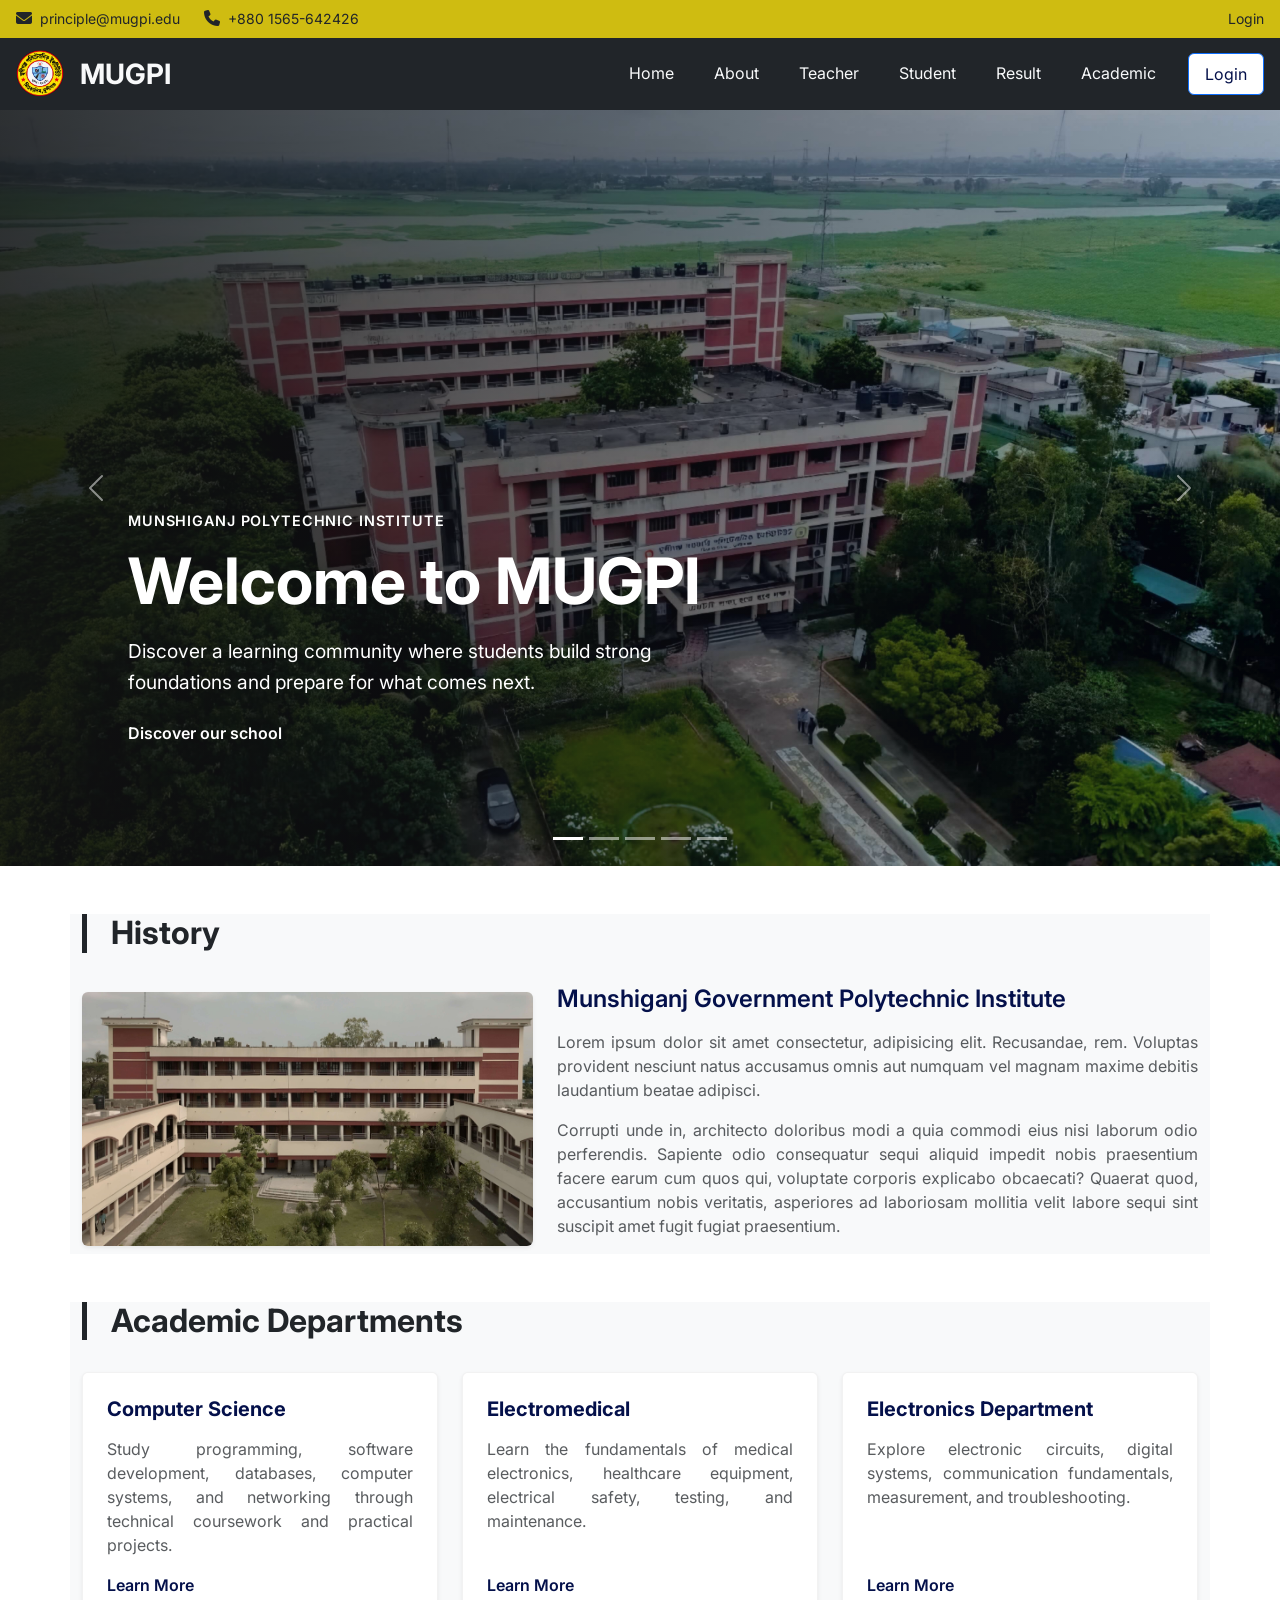
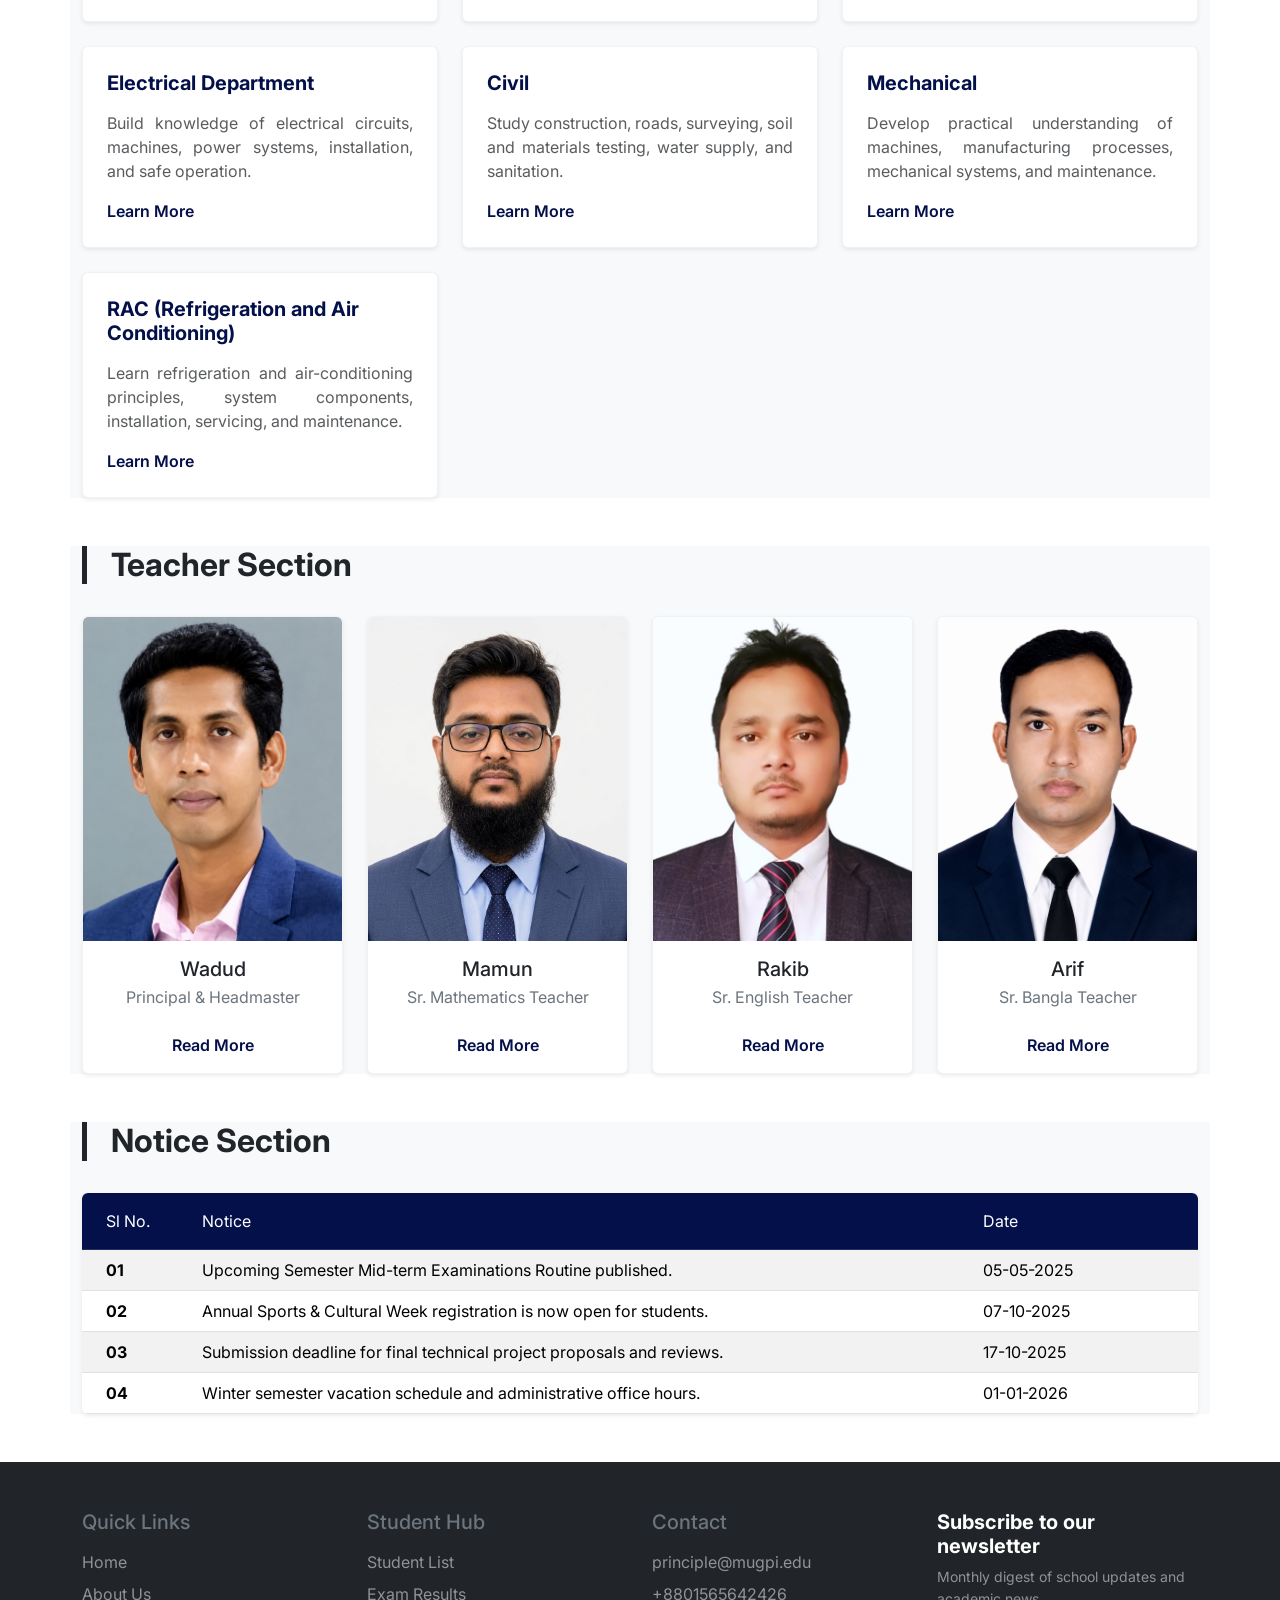
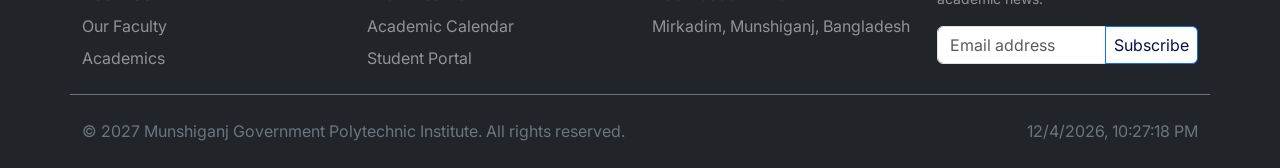
<file: index.html>
<!doctype html>
<html lang="en">

<head>
    <meta charset="utf-8" />
    <meta name="viewport" content="width=device-width, initial-scale=1" />
    <title>MUGPI Home</title>

    <!-- Bootstrap CSS -->
    <link href="https://cdn.jsdelivr.net/npm/bootstrap@5.3.8/dist/css/bootstrap.min.css" rel="stylesheet"
        integrity="sha384-sRIl4kxILFvY47J16cr9ZwB07vP4J8+LH7qKQnuqkuIAvNWLzeN8tE5YBujZqJLB" crossorigin="anonymous" />

    <!-- Stylesheet -->
    <link rel="stylesheet" href="./css/style.css" />
    <link rel="stylesheet" href="https://cdnjs.cloudflare.com/ajax/libs/font-awesome/6.7.2/css/all.min.css" />
</head>

<body class="site-page">
    <!-- Top Bar -->
    <section class="container-fluid px-3 py-2 bg-brand text-dark fs-14 mb-0">
        <div class="d-flex justify-content-between align-items-center">
            <div class="d-flex gap-4">
                <a href="mailto:principle@mugpi.edu" class="fs-14 align-items-center"><i
                        class="fa-solid fa-envelope icon-sm me-2" aria-hidden="true"></i>principle@mugpi.edu</a>
                <a href="tel:+8801565642426" class="fs-14 align-items-center"><i class="fa-solid fa-phone icon-sm me-2"
                        aria-hidden="true"></i>+880 1565-642426</a>
            </div>
            <div class="d-flex gap-3">
                <a href="login.html" class="fs-14">Login</a>
            </div>
        </div>
    </section>

    <!-- Navbar -->
    <nav class="navbar navbar-expand-lg container-fluid bg-dark px-3 py-3 sticky-top text-light h-72 align-items-center overflow-hidden">
        <!-- School Logo -->
        <div class="d-flex align-items-center gap-3">
            <a href="index.html"><img src="./assets/Logo/logo.png" class="site-logo" alt="School Logo" /></a>
            <h3 class="mb-0 fw-bold">MUGPI</h3>
        </div>

        <!-- Mobile navigation toggle -->
        <button class="navbar-toggler text-brand" type="button" data-bs-toggle="collapse"
            data-bs-target="#mainNavCollapse" aria-controls="mainNavCollapse" aria-expanded="false"
            aria-label="Toggle navigation">
            <span class="navbar-toggler-icon text-brand"></span>
        </button>

        <!-- Nav links -->
        <div class="collapse navbar-collapse bg-dark py-4 justify-content-end" id="mainNavCollapse">
            <ul class="navbar-nav gap-3 gap-md-4 text-center text-light">
                <li class="nav-item">
                    <a class="nav-link active" href="index.html">Home</a>
                </li>
                <li class="nav-item">
                    <a class="nav-link" href="about.html">About</a>
                </li>
                <li class="nav-item">
                    <a class="nav-link" href="teachers.html">Teacher</a>
                </li>
                <li class="nav-item">
                    <a class="nav-link" href="students.html">Student</a>
                </li>
                <li class="nav-item">
                    <a class="nav-link" href="results.html">Result</a>
                </li>
                <li class="nav-item">
                    <a class="nav-link" href="academic.html">Academic</a>
                </li>
                <li class="nav-item">
                    <a class="btn btn-primary px-3 py-2" href="login.html">Login</a>
                </li>
            </ul>
        </div>
    </nav>

    <!-- Hero Section -->
    <div class="container-fluid px-0 hero-carousel">
        <div id="heroTrips" class="carousel slide hero" data-bs-ride="carousel" role="region"
            aria-roledescription="carousel" aria-label="Featured school highlights">
            <div class="carousel-indicators">
                <button type="button" data-bs-target="#heroTrips" data-bs-slide-to="0" class="active"
                    aria-current="true" aria-label="Show slide 1"></button>
                <button type="button" data-bs-target="#heroTrips" data-bs-slide-to="1"
                    aria-label="Show slide 2"></button>
                <button type="button" data-bs-target="#heroTrips" data-bs-slide-to="2"
                    aria-label="Show slide 3"></button>
                <button type="button" data-bs-target="#heroTrips" data-bs-slide-to="3"
                    aria-label="Show slide 4"></button>
                <button type="button" data-bs-target="#heroTrips" data-bs-slide-to="4"
                    aria-label="Show slide 5"></button>
            </div>
            <div class="carousel-inner" aria-live="polite">
                <div class="carousel-item active" role="group" aria-roledescription="slide" aria-label="1 of 5">
                    <img src="./assets/Galllery/cp-01.jpg" class="d-block w-100" alt="School campus" />
                    <div class="carousel-caption">
                        <span class="hero-kicker">Munshiganj Polytechnic Institute</span>
                        <h2>Welcome to MUGPI</h2>
                        <p>
                            Discover a learning community where students build strong
                            foundations and prepare for what comes next.
                        </p>
                        <a class="btn-link" href="about.html">Discover our school</a>
                    </div>
                </div>
                <div class="carousel-item" role="group" aria-roledescription="slide" aria-label="2 of 5">
                    <img src="./assets/Galllery/cp-02.jpg" class="d-block w-100" alt="School campus" />
                    <div class="carousel-caption">
                        <span class="hero-kicker">Learning and discovery</span>
                        <h2>Grow and achieve</h2>
                        <p>
                            Explore an engaging academic experience that encourages
                            curiosity, confidence, and lifelong learning.
                        </p>
                        <a class="btn-link" href="academic.html">Explore academics</a>
                    </div>
                </div>
                <div class="carousel-item" role="group" aria-roledescription="slide" aria-label="3 of 5">
                    <img src="./assets/Galllery/cp-03.jpg" class="d-block w-100" alt="School campus" />
                    <div class="carousel-caption">
                        <span class="hero-kicker">A supportive community</span>
                        <h2>Every student matters</h2>
                        <p>
                            We create a welcoming environment where students are supported
                            to learn, participate, and do their best.
                        </p>
                        <a class="btn-link" href="students.html">Student resources</a>
                    </div>
                </div>
                <div class="carousel-item" role="group" aria-roledescription="slide" aria-label="4 of 5">
                    <img src="./assets/Galllery/cp-04.jpg" class="d-block w-100" alt="School campus" />
                    <div class="carousel-caption">
                        <span class="hero-kicker">Dedicated educators</span>
                        <h2>Guided by teachers</h2>
                        <p>
                            Meet the educators who bring experience, care, and commitment
                            to the classroom every day.
                        </p>
                        <a class="btn-link" href="teachers.html">Meet our teachers</a>
                    </div>
                </div>
                <div class="carousel-item" role="group" aria-roledescription="slide" aria-label="5 of 5">
                    <img src="./assets/Galllery/cp-05.jpg" class="d-block w-100" alt="School campus" />
                    <div class="carousel-caption">
                        <span class="hero-kicker">Our history and future</span>
                        <h2>Learning with purpose</h2>
                        <p>
                            Learn about our institute, our community, and the values that
                            shape the student experience.
                        </p>
                        <a class="btn-link" href="about.html">Our story</a>
                    </div>
                </div>
            </div>
            <button class="carousel-control-prev" type="button" data-bs-target="#heroTrips" data-bs-slide="prev">
                <span class="carousel-control-prev-icon" aria-hidden="true"></span>
                <span class="visually-hidden">Previous slide</span>
            </button>
            <button class="carousel-control-next" type="button" data-bs-target="#heroTrips" data-bs-slide="next">
                <span class="carousel-control-next-icon" aria-hidden="true"></span>
                <span class="visually-hidden">Next slide</span>
            </button>
        </div>
    </div>

    <!-- History section -->
    <section class="container d-flex flex-column gap-4 my-5 bg-light">

        <h2 class="fw-bold ps-4 border-start border-5 border-dark">
            History
        </h2>

        <div class="row align-items-center g-4">

            <div class="col-12 col-md-5 text-center">
                <img src="./assets/Galllery/cp-07.jpg" class="img-fluid rounded shadow-sm" alt="MUGPI Campus" />
            </div>

            <div class="col-md-7">
                <h4 class="fw-semibold text-brand-secondary mb-3">
                    Munshiganj Government Polytechnic Institute
                </h4>
                <p class="text-muted text-justify">
                    Lorem ipsum dolor sit amet consectetur, adipisicing elit.
                    Recusandae, rem. Voluptas provident nesciunt natus accusamus omnis
                    aut numquam vel magnam maxime debitis laudantium beatae adipisci.
                </p>
                <p class="text-muted text-justify">
                    Corrupti unde in, architecto doloribus modi a quia commodi eius nisi
                    laborum odio perferendis. Sapiente odio consequatur sequi aliquid
                    impedit nobis praesentium facere earum cum quos qui, voluptate
                    corporis explicabo obcaecati? Quaerat quod, accusantium nobis
                    veritatis, asperiores ad laboriosam mollitia velit labore sequi sint
                    suscipit amet fugit fugiat praesentium.
                </p>
            </div>
        </div>
    </section>


    <!-- Academic departments -->
    <section class="container d-flex flex-column gap-4 my-5 bg-light">
        <h2 class="fw-bold ps-4 border-start border-5 border-dark">Academic Departments</h2>

        <div class="row g-4">
            <div class="col-md-6 col-lg-4">
                <div class="card h-100 shadow-sm">
                    <div class="card-body d-flex flex-column justify-content-between p-4">
                        <div>
                            <h5 class="card-title fw-bold text-brand-secondary mb-3">Computer Science</h5>
                            <p class="card-text text-muted text-justify">Study programming, software development,
                                databases, computer systems, and networking through technical coursework and practical
                                projects.</p>
                        </div>
                        <a href="academic.html" class="btn-link mt-3">Learn More</a>
                    </div>
                </div>
            </div>
            <div class="col-md-6 col-lg-4">
                <div class="card h-100 shadow-sm">
                    <div class="card-body d-flex flex-column justify-content-between p-4">
                        <div>
                            <h5 class="card-title fw-bold text-brand-secondary mb-3">Electromedical</h5>
                            <p class="card-text text-muted text-justify">Learn the fundamentals of medical electronics,
                                healthcare equipment, electrical safety, testing, and maintenance.</p>
                        </div>
                        <a href="academic.html" class="btn-link mt-3">Learn More</a>
                    </div>
                </div>
            </div>
            <div class="col-md-6 col-lg-4">
                <div class="card h-100 shadow-sm">
                    <div class="card-body d-flex flex-column justify-content-between p-4">
                        <div>
                            <h5 class="card-title fw-bold text-brand-secondary mb-3">Electronics Department</h5>
                            <p class="card-text text-muted text-justify">Explore electronic circuits, digital systems,
                                communication fundamentals, measurement, and troubleshooting.</p>
                        </div>
                        <a href="academic.html" class="btn-link mt-3">Learn More</a>
                    </div>
                </div>
            </div>
            <div class="col-md-6 col-lg-4">
                <div class="card h-100 shadow-sm">
                    <div class="card-body d-flex flex-column justify-content-between p-4">
                        <div>
                            <h5 class="card-title fw-bold text-brand-secondary mb-3">Electrical Department</h5>
                            <p class="card-text text-muted text-justify">Build knowledge of electrical circuits,
                                machines, power systems, installation, and safe operation.</p>
                        </div>
                        <a href="academic.html" class="btn-link mt-3">Learn More</a>
                    </div>
                </div>
            </div>
            <div class="col-md-6 col-lg-4">
                <div class="card h-100 shadow-sm">
                    <div class="card-body d-flex flex-column justify-content-between p-4">
                        <div>
                            <h5 class="card-title fw-bold text-brand-secondary mb-3">Civil</h5>
                            <p class="card-text text-muted text-justify">Study construction, roads, surveying, soil and
                                materials testing, water supply, and sanitation.</p>
                        </div>
                        <a href="academic.html" class="btn-link mt-3">Learn More</a>
                    </div>
                </div>
            </div>
            <div class="col-md-6 col-lg-4">
                <div class="card h-100 shadow-sm">
                    <div class="card-body d-flex flex-column justify-content-between p-4">
                        <div>
                            <h5 class="card-title fw-bold text-brand-secondary mb-3">Mechanical</h5>
                            <p class="card-text text-muted text-justify">Develop practical understanding of machines,
                                manufacturing processes, mechanical systems, and maintenance.</p>
                        </div>
                        <a href="academic.html" class="btn-link mt-3">Learn More</a>
                    </div>
                </div>
            </div>
            <div class="col-md-6 col-lg-4">
                <div class="card h-100 shadow-sm">
                    <div class="card-body d-flex flex-column justify-content-between p-4">
                        <div>
                            <h5 class="card-title fw-bold text-brand-secondary mb-3">RAC (Refrigeration and Air
                                Conditioning)</h5>
                            <p class="card-text text-muted text-justify">Learn refrigeration and air-conditioning
                                principles, system components, installation, servicing, and maintenance.</p>
                        </div>
                        <a href="academic.html" class="btn-link mt-3">Learn More</a>
                    </div>
                </div>
            </div>
        </div>
    </section>

    <!-- Teachers -->
    <section class="container d-flex flex-column gap-4 my-5 bg-light">
        <h2 class="fw-bold ps-4 border-start border-5 border-dark">Teacher Section</h2>
        <div class="row g-4">
            <div class="col-md-3">
                <div class="card teacher-card shadow-sm text-center">
                    <img src="./assets/Teachers/tehr-0.png" class="card-img-top teacher-card-image"
                        alt="Teacher portrait" />
                    <div class="card-body p-3">
                        <h6 class="card-title mb-1 fs-20">Wadud</h6>
                        <p class="card-text text-secondary fs-16 mb-4">
                            Principal & Headmaster
                        </p>
                        <a href="teachers.html" class="btn-link">Read More</a>
                    </div>
                </div>
            </div>
            <div class="col-md-3">
                <div class="card teacher-card shadow-sm text-center">
                    <img src="./assets/Teachers/tehr-1.png" class="card-img-top teacher-card-image"
                        alt="Teacher portrait" />
                    <div class="card-body p-3">
                        <h6 class="card-title mb-1 fs-20">Mamun</h6>
                        <p class="card-text text-secondary fs-16 mb-4">
                            Sr. Mathematics Teacher
                        </p>
                        <a href="teachers.html" class="btn-link">Read More</a>
                    </div>
                </div>
            </div>
            <div class="col-md-3">
                <div class="card teacher-card shadow-sm text-center">
                    <img src="./assets/Teachers/tehr-2.png" class="card-img-top teacher-card-image"
                        alt="Teacher portrait" />
                    <div class="card-body p-3">
                        <h6 class="card-title mb-1 fs-20">Rakib</h6>
                        <p class="card-text text-secondary fs-16 mb-4">
                            Sr. English Teacher
                        </p>
                        <a href="teachers.html" class="btn-link">Read More</a>
                    </div>
                </div>
            </div>
            <div class="col-md-3">
                <div class="card teacher-card shadow-sm text-center">
                    <img src="./assets/Teachers/tehr-3.png" class="card-img-top teacher-card-image"
                        alt="Teacher portrait" />
                    <div class="card-body p-3">
                        <h6 class="card-title mb-1 fs-20">Arif</h6>
                        <p class="card-text text-secondary fs-16 mb-4">
                            Sr. Bangla Teacher
                        </p>
                        <a href="teachers.html" class="btn-link">Read More</a>
                    </div>
                </div>
            </div>
        </div>
    </section>

    <!-- Notices -->
    <section class="container d-flex flex-column gap-4 my-5 bg-light">
        <h2 class="fw-bold ps-4 border-start border-5 border-dark">Notice Section</h2>
        <div class="card shadow-sm border-0 overflow-hidden">
            <div class="table-responsive">
                <table class="table table-hover table-striped mb-0">
                    <thead class="table-primary">
                        <tr>
                            <th scope="col" class="py-3 px-4" style="width: 10%">
                                Sl No.
                            </th>
                            <th scope="col" class="py-3" style="width: 70%">Notice</th>
                            <th scope="col" class="py-3" style="width: 20%">Date</th>
                        </tr>
                    </thead>
                    <tbody>
                        <tr>
                            <td class="px-4 fw-bold">01</td>
                            <td>
                                Upcoming Semester Mid-term Examinations Routine published.
                            </td>
                            <td>05-05-2025</td>
                        </tr>
                        <tr>
                            <td class="px-4 fw-bold">02</td>
                            <td>
                                Annual Sports & Cultural Week registration is now open for
                                students.
                            </td>
                            <td>07-10-2025</td>
                        </tr>
                        <tr>
                            <td class="px-4 fw-bold">03</td>
                            <td>
                                Submission deadline for final technical project proposals
                                and reviews.
                            </td>
                            <td>17-10-2025</td>
                        </tr>
                        <tr>
                            <td class="px-4 fw-bold">04</td>
                            <td>
                                Winter semester vacation schedule and administrative office
                                hours.
                            </td>
                            <td>01-01-2026</td>
                        </tr>
                    </tbody>
                </table>
            </div>
        </div>
    </section>

    <!-- Footer -->
    <footer class="container-fluid bg-dark text-white pt-5 pb-3 px-3">
        <div class="container border-bottom border-secondary pb-3">
            <div class="row g-4">
                <div class="col-12 col-sm-6 col-lg-3">
                    <h5 class="text-secondary mb-3">Quick Links</h5>
                    <ul class="nav flex-column">
                        <li class="nav-item mb-2">
                            <a href="index.html" class="nav-link p-0 text-white-50">Home</a>
                        </li>
                        <li class="nav-item mb-2">
                            <a href="about.html" class="nav-link p-0 text-white-50">About Us</a>
                        </li>
                        <li class="nav-item mb-2">
                            <a href="teachers.html" class="nav-link p-0 text-white-50">Our Faculty</a>
                        </li>
                        <li class="nav-item mb-2">
                            <a href="academic.html" class="nav-link p-0 text-white-50">Academics</a>
                        </li>
                    </ul>
                </div>
                <div class="col-12 col-sm-6 col-lg-3">
                    <h5 class="text-secondary mb-3">Student Hub</h5>
                    <ul class="nav flex-column">
                        <li class="nav-item mb-2">
                            <a href="students.html" class="nav-link p-0 text-white-50">Student List</a>
                        </li>
                        <li class="nav-item mb-2">
                            <a href="results.html" class="nav-link p-0 text-white-50">Exam Results</a>
                        </li>
                        <li class="nav-item mb-2">
                            <a href="academic.html" class="nav-link p-0 text-white-50">Academic Calendar</a>
                        </li>
                        <li class="nav-item mb-2">
                            <a href="login.html" class="nav-link p-0 text-white-50">Student Portal</a>
                        </li>
                    </ul>
                </div>
                <div class="col-12 col-sm-6 col-lg-3">
                    <h5 class="text-secondary mb-3">Contact</h5>
                    <ul class="nav flex-column text-white-50 fs-16">
                        <li class="mb-2"><a href="mailto:principle@mugpi.edu">principle@mugpi.edu</a></li>
                        <li class="mb-2"><a href="tel:+8801565642426">+8801565642426</a></li>
                        <li class="mb-2">Mirkadim, Munshiganj, Bangladesh</li>
                    </ul>
                </div>
                <div class="col-12 col-sm-6 col-lg-3">
                    <form>
                        <h5 class="fw-bold text-white mb-2">Subscribe to our newsletter</h5>
                        <p class="text-white-50 fs-14 mb-3">Monthly digest of school updates and academic news.</p>
                        <div class="input-group">
                            <input id="newsletter1" type="email" class="form-control" placeholder="Email address"
                                required />
                            <button class="btn btn-primary px-2" type="button">Subscribe</button>
                        </div>
                    </form>
                </div>
            </div>
        </div>
        <div class="container d-flex flex-column flex-md-row align-items-md-center gap-2 justify-content-between pt-4 pb-2 text-secondary fs-14">
            <p class="mb-0">&copy; 2027 Munshiganj Government Polytechnic Institute. All rights reserved.</p>
            <p id="datetime" class="mb-0"></p>
        </div>
    </footer>

    <!-- JavaScript -->
    <script src="./js/main.js"></script>

    <!-- Bootstrap JS Bundle -->
    <script src="https://cdn.jsdelivr.net/npm/bootstrap@5.3.8/dist/js/bootstrap.bundle.min.js"
        integrity="sha384-FKyoEForCGlyvwx9Hj09JcYn3nv7wiPVlz7YYwJrWVcXK/BmnVDxM+D2scQbITxI"
        crossorigin="anonymous"></script>
</body>

</html>
</file>
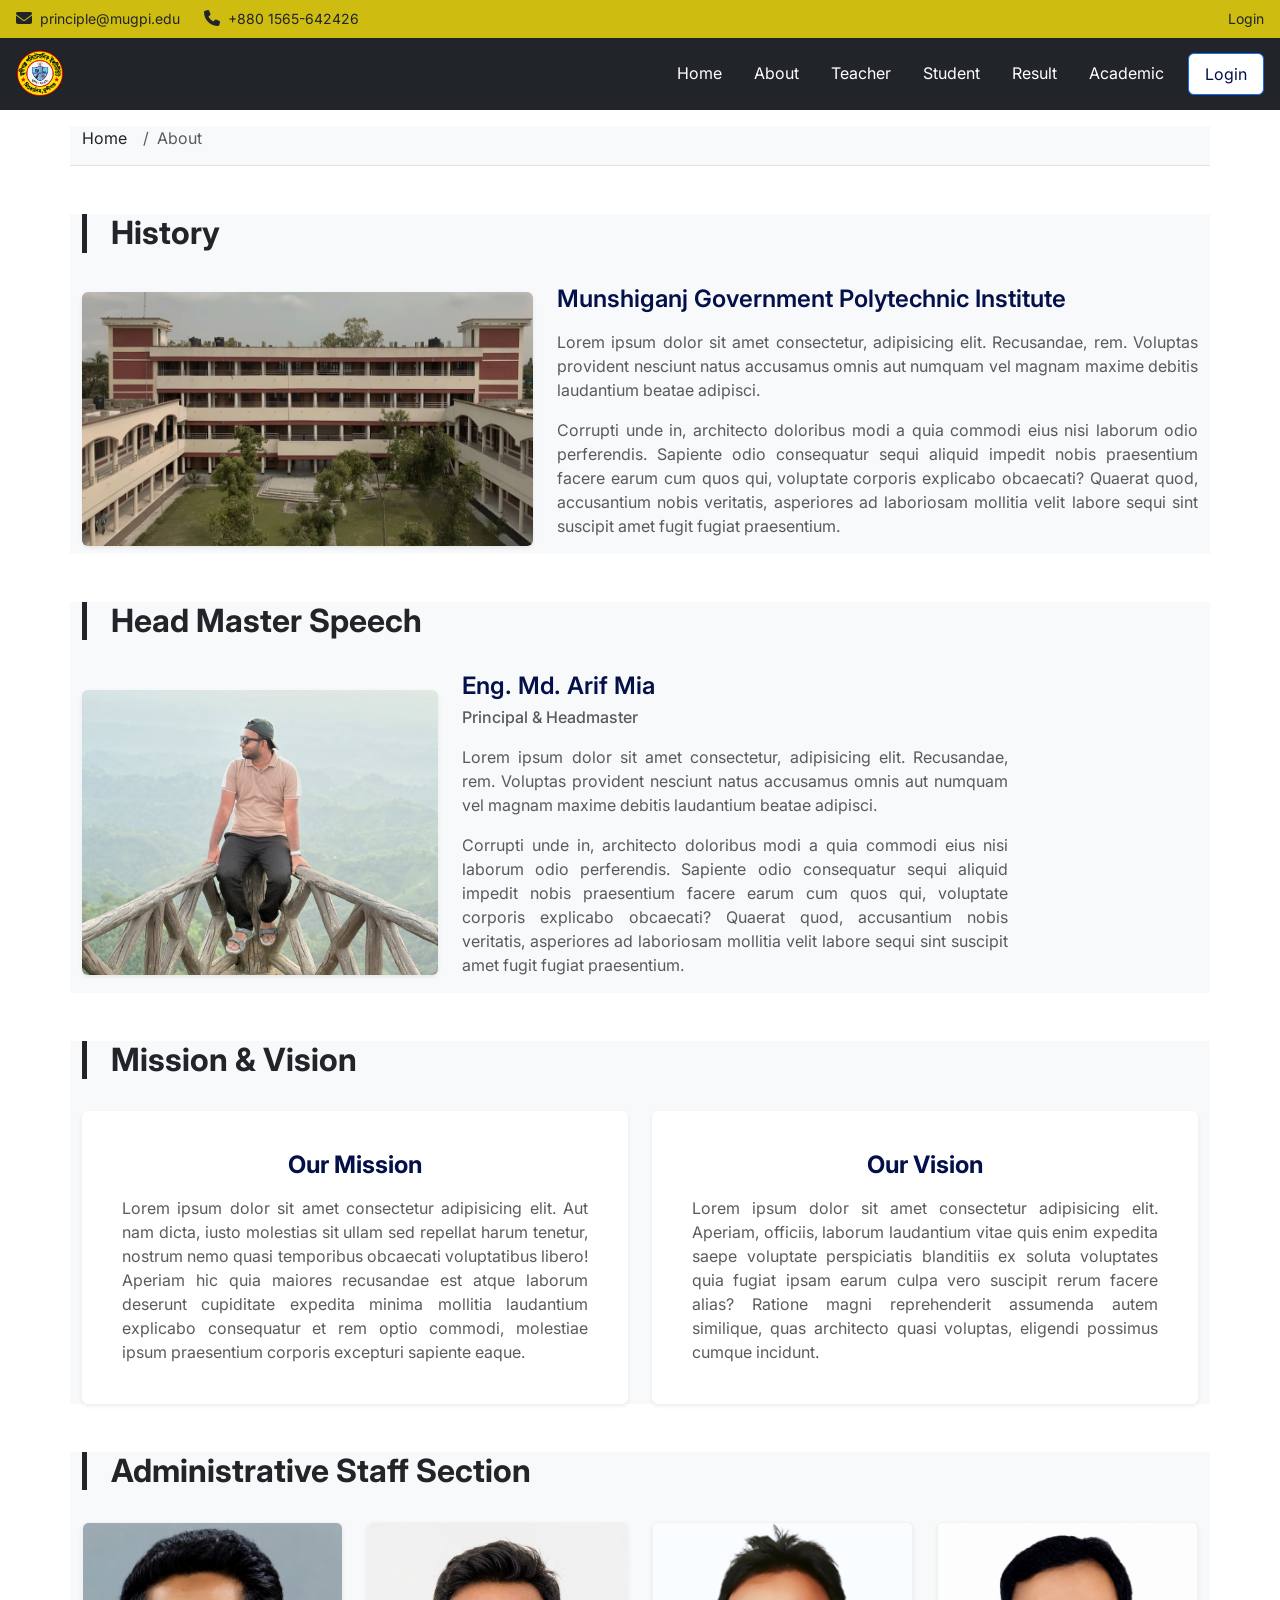
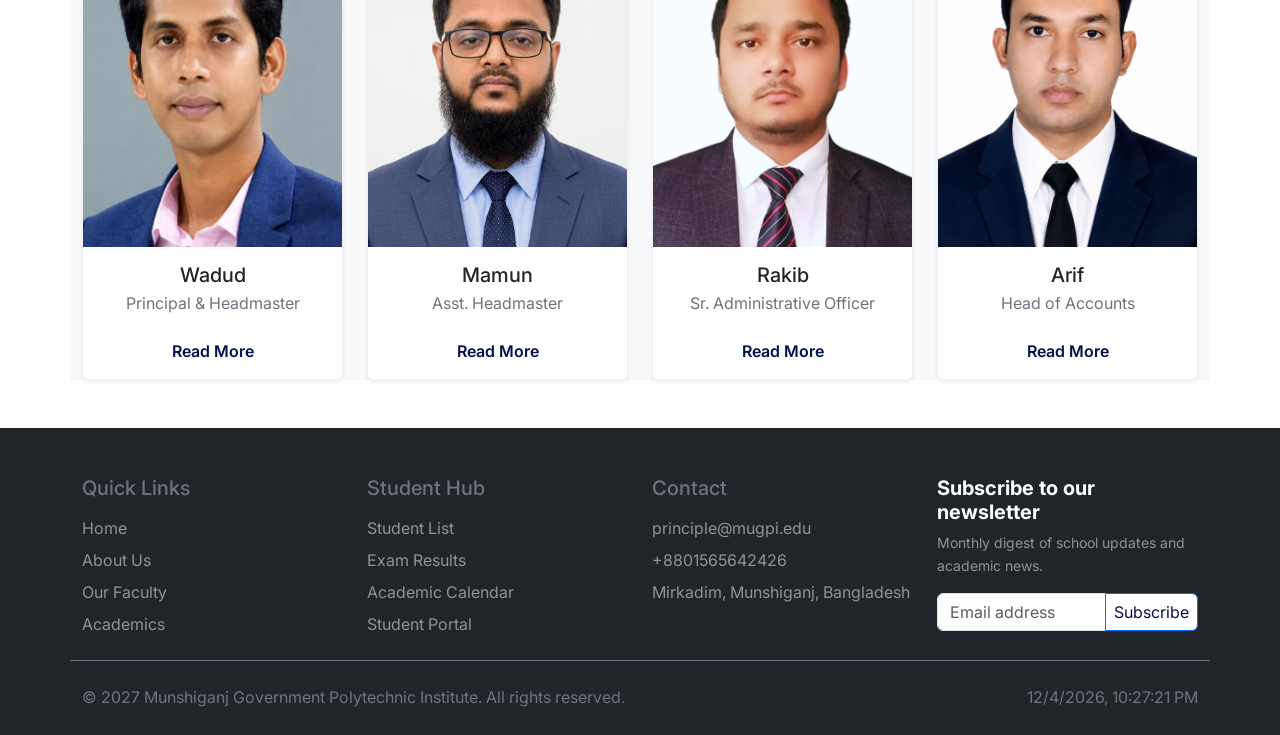
<file: about.html>
<!doctype html>
<html lang="en">

<head>
    <meta charset="utf-8">
    <meta name="viewport" content="width=device-width, initial-scale=1">
    <title>School - About Us</title>
    <link href="https://cdn.jsdelivr.net/npm/bootstrap@5.3.8/dist/css/bootstrap.min.css" rel="stylesheet"
        integrity="sha384-sRIl4kxILFvY47J16cr9ZwB07vP4J8+LH7qKQnuqkuIAvNWLzeN8tE5YBujZqJLB" crossorigin="anonymous">
    <link rel="stylesheet" href="./css/style.css">
    <link rel="stylesheet" href="https://cdnjs.cloudflare.com/ajax/libs/font-awesome/6.7.2/css/all.min.css">
</head>

<body class="site-page">

    <!-- Top Bar -->
    <section class="container-fluid px-3 py-2 bg-brand text-dark fs-14 mb-0">
        <div class="d-flex justify-content-between align-items-center">
            <div class="d-flex gap-4">
                <a href="mailto:principle@mugpi.edu" class="fs-14 align-items-center"><i
                        class="fa-solid fa-envelope icon-sm me-2" aria-hidden="true"></i>principle@mugpi.edu</a>
                <a href="tel:+8801565642426" class="fs-14 align-items-center"><i class="fa-solid fa-phone icon-sm me-2"
                        aria-hidden="true"></i>+880 1565-642426</a>
            </div>
            <div class="d-flex gap-3">
                <a href="login.html" class="fs-14">Login</a>
            </div>
        </div>
    </section>

    <!-- Navbar -->
    <nav
        class="navbar navbar-expand-lg container-fluid bg-dark px-3 py-3 sticky-top text-light h-72 align-items-center justify-content-between">

        <!-- School Logo -->
        <a href="index.html"><img src="./assets/Logo/logo.png" class="site-logo" alt="School Logo"></a>

        <!-- Mobile navigation toggle -->
        <button class="navbar-toggler text-white" type="button" data-bs-toggle="collapse"
            data-bs-target="#mainNavCollapse" aria-controls="mainNavCollapse" aria-expanded="false"
            aria-label="Toggle navigation">
            <span class="navbar-toggler-icon"></span>
        </button>

        <!-- Nav links -->
        <div class="collapse navbar-collapse" id="mainNavCollapse">
            <ul class="navbar-nav ms-auto gap-lg-3">
                <li class="nav-item">
                    <a class="nav-link text-white" href="index.html">Home</a>
                </li>
                <li class="nav-item">
                    <a class="nav-link active text-white" href="about.html">About</a>
                </li>
                <li class="nav-item">
                    <a class="nav-link text-white" href="teachers.html">Teacher</a>
                </li>
                <li class="nav-item">
                    <a class="nav-link text-white" href="students.html">Student</a>
                </li>
                <li class="nav-item">
                    <a class="nav-link text-white" href="results.html">Result</a>
                </li>
                <li class="nav-item">
                    <a class="nav-link text-white" href="academic.html">Academic</a>
                </li>
                <li class="nav-item">
                    <a class="btn btn-primary px-3 py-2" href="login.html">Login</a>
                </li>
            </ul>

        </div>
    </nav>

    <!-- Breadcrumb -->
    <nav aria-label="breadcrumb" class="container mt-3 bg-light border-bottom mb-4 h-40">
        <ol class="breadcrumb fs-14 list-unstyled d-flex gap-2 mb-0">
            <li class="breadcrumb-item"><a href="index.html">Home</a></li>
            <li class="breadcrumb-item active" aria-current="page">About</li>
        </ol>
    </nav>

    <!-- History -->
    <section class="container d-flex flex-column gap-4 my-5 bg-light">

        <h2 class="fw-bold ps-4 border-start border-5 border-dark">
            History
        </h2>

        <div class="row align-items-center g-4">

            <div class="col-5 text-center">
                <img src="./assets/Galllery/cp-07.jpg" class="img-fluid rounded shadow-sm" alt="MUGPI Campus" />
            </div>

            <div class="col-md-7">
                <h4 class="fw-semibold text-brand-secondary mb-3">
                    Munshiganj Government Polytechnic Institute
                </h4>
                <p class="text-muted text-justify">
                    Lorem ipsum dolor sit amet consectetur, adipisicing elit.
                    Recusandae, rem. Voluptas provident nesciunt natus accusamus omnis
                    aut numquam vel magnam maxime debitis laudantium beatae adipisci.
                </p>
                <p class="text-muted text-justify">
                    Corrupti unde in, architecto doloribus modi a quia commodi eius nisi
                    laborum odio perferendis. Sapiente odio consequatur sequi aliquid
                    impedit nobis praesentium facere earum cum quos qui, voluptate
                    corporis explicabo obcaecati? Quaerat quod, accusantium nobis
                    veritatis, asperiores ad laboriosam mollitia velit labore sequi sint
                    suscipit amet fugit fugiat praesentium.
                </p>
            </div>
        </div>
    </section>

    <!-- Headmaster speech -->
    <section class="container d-flex flex-column gap-4 my-5 bg-light">
        <h2 class="fw-bold ps-4 border-start border-5 border-dark">Head Master Speech</h2>
        <div class="row align-items-center g-4">
            <div class="col-4 text-center">
                <img src="./assets/Teachers/princciple.jpeg" class="img-fluid rounded shadow-sm" alt="Headmaster" />
            </div>
            <div class="col-md-6">
                <h4 class="fw-semibold text-brand-secondary mb-1">Eng. Md. Arif Mia</h4>
                <p class="text-muted fw-medium mb-3">Principal & Headmaster</p>
                <p class="text-muted text-justify">
                    Lorem ipsum dolor sit amet consectetur, adipisicing elit.
                    Recusandae, rem. Voluptas provident nesciunt natus accusamus omnis
                    aut numquam vel magnam maxime debitis laudantium beatae adipisci.
                </p>
                <p class="text-muted text-justify">
                    Corrupti unde in, architecto doloribus modi a quia commodi eius nisi
                    laborum odio perferendis. Sapiente odio consequatur sequi aliquid
                    impedit nobis praesentium facere earum cum quos qui, voluptate
                    corporis explicabo obcaecati? Quaerat quod, accusantium nobis
                    veritatis, asperiores ad laboriosam mollitia velit labore sequi sint
                    suscipit amet fugit fugiat praesentium.
                </p>
            </div>
        </div>
        </div>
    </section>

    <!-- Mission & Vision section -->
    <section class="container d-flex flex-column gap-4 my-5 bg-light">

        <h2 class="fw-bold ps-4 border-start border-5 border-dark">Mission & Vision</h2>
        <div class="row g-4">
            <div class="col-md-6">
                <div class="card h-100 shadow-sm border-0 p-4">
                    <div class="card-body">
                        <h4 class="card-title fw-bold text-brand-secondary text-center mb-3">Our Mission</h4>
                        <p class="card-text text-muted text-justify leading-relaxed">Lorem ipsum dolor sit amet
                            consectetur adipisicing elit. Aut nam dicta, iusto molestias sit ullam sed repellat harum
                            tenetur, nostrum nemo quasi temporibus obcaecati voluptatibus libero! Aperiam hic quia
                            maiores recusandae est atque laborum deserunt cupiditate expedita minima mollitia laudantium
                            explicabo consequatur et rem optio commodi, molestiae ipsum praesentium corporis excepturi
                            sapiente eaque.</p>
                    </div>
                </div>
            </div>
            <div class="col-md-6">
                <div class="card h-100 shadow-sm border-0 p-4">
                    <div class="card-body">
                        <h4 class="card-title fw-bold text-brand-secondary text-center mb-3">Our Vision</h4>
                        <p class="card-text text-muted text-justify leading-relaxed">Lorem ipsum dolor sit amet
                            consectetur adipisicing elit. Aperiam, officiis, laborum laudantium vitae quis enim expedita
                            saepe voluptate perspiciatis blanditiis ex soluta voluptates quia fugiat ipsam earum culpa
                            vero suscipit rerum facere alias? Ratione magni reprehenderit assumenda autem similique,
                            quas architecto quasi voluptas, eligendi possimus cumque incidunt.</p>
                    </div>
                </div>
            </div>
        </div>

    </section>

    <!-- Administrative staff section -->
    <section class="container d-flex flex-column gap-4 my-5 bg-light">

        <h2 class="fw-bold ps-4 border-start border-5 border-dark">Administrative Staff Section</h2>
        <div class="row g-4">
            <div class="col-md-3">
                <div class="card teacher-card shadow-sm text-center">
                    <img src="./assets/Teachers/tehr-0.png" class="card-img-top teacher-card-image"
                        alt="Teacher portrait" />
                    <div class="card-body p-3">
                        <h6 class="card-title mb-1 fs-20">Wadud</h6>
                        <p class="card-text text-secondary fs-16 mb-4">Principal & Headmaster</p>
                        <a href="teachers.html" class="btn-link">Read More</a>
                    </div>
                </div>
            </div>
            <div class="col-md-3">
                <div class="card teacher-card shadow-sm text-center">
                    <img src="./assets/Teachers/tehr-1.png" class="card-img-top teacher-card-image"
                        alt="Teacher portrait" />
                    <div class="card-body p-3">
                        <h6 class="card-title mb-1 fs-20">Mamun</h6>
                        <p class="card-text text-secondary fs-16 mb-4">Asst. Headmaster</p>
                        <a href="teachers.html" class="btn-link">Read More</a>
                    </div>
                </div>
            </div>
            <div class="col-md-3">
                <div class="card teacher-card shadow-sm text-center">
                    <img src="./assets/Teachers/tehr-2.png" class="card-img-top teacher-card-image"
                        alt="Teacher portrait" />
                    <div class="card-body p-3">
                        <h6 class="card-title mb-1 fs-20">Rakib</h6>
                        <p class="card-text text-secondary fs-16 mb-4">Sr. Administrative Officer</p>
                        <a href="teachers.html" class="btn-link">Read More</a>
                    </div>
                </div>
            </div>
            <div class="col-md-3">
                <div class="card teacher-card shadow-sm text-center">
                    <img src="./assets/Teachers/tehr-3.png" class="card-img-top teacher-card-image"
                        alt="Teacher portrait" />
                    <div class="card-body p-3">
                        <h6 class="card-title mb-1 fs-20">Arif</h6>
                        <p class="card-text text-secondary fs-16 mb-4">Head of Accounts</p>
                        <a href="teachers.html" class="btn-link">Read More</a>
                    </div>
                </div>
            </div>
        </div>

    </section>

    <!-- Footer -->
    <footer class="container-fluid bg-dark text-white pt-5 pb-3 px-3">
        <div class="container border-bottom border-secondary pb-3">
            <div class="row g-4">
                <div class="col-12 col-sm-6 col-lg-3">
                    <h5 class="text-secondary mb-3">Quick Links</h5>
                    <ul class="nav flex-column">
                        <li class="nav-item mb-2"><a href="index.html" class="nav-link p-0 text-white-50">Home</a></li>
                        <li class="nav-item mb-2"><a href="about.html" class="nav-link p-0 text-white-50">About Us</a>
                        </li>
                        <li class="nav-item mb-2"><a href="teachers.html" class="nav-link p-0 text-white-50">Our
                                Faculty</a></li>
                        <li class="nav-item mb-2"><a href="academic.html"
                                class="nav-link p-0 text-white-50">Academics</a></li>
                    </ul>
                </div>
                <div class="col-12 col-sm-6 col-lg-3">
                    <h5 class="text-secondary mb-3">Student Hub</h5>
                    <ul class="nav flex-column">
                        <li class="nav-item mb-2"><a href="students.html" class="nav-link p-0 text-white-50">Student
                                List</a></li>
                        <li class="nav-item mb-2"><a href="results.html" class="nav-link p-0 text-white-50">Exam
                                Results</a></li>
                        <li class="nav-item mb-2"><a href="academic.html" class="nav-link p-0 text-white-50">Academic
                                Calendar</a></li>
                        <li class="nav-item mb-2"><a href="login.html" class="nav-link p-0 text-white-50">Student
                                Portal</a></li>
                    </ul>
                </div>
                <div class="col-12 col-sm-6 col-lg-3">
                    <h5 class="text-secondary mb-3">Contact</h5>
                    <ul class="nav flex-column text-white-50 fs-16">
                        <li class="mb-2"><a href="mailto:principle@mugpi.edu">principle@mugpi.edu</a></li>
                        <li class="mb-2"><a href="tel:+8801565642426">+8801565642426</a></li>
                        <li class="mb-2">Mirkadim, Munshiganj, Bangladesh</li>
                    </ul>
                </div>
                <div class="col-12 col-sm-6 col-lg-3">
                    <form>
                        <h5 class="fw-bold text-white mb-2">Subscribe to our newsletter</h5>
                        <p class="text-white-50 fs-14 mb-3">Monthly digest of school updates and academic news.</p>
                        <div class="input-group">
                            <input id="newsletter1" type="email" class="form-control" placeholder="Email address"
                                required>
                            <button class="btn btn-primary px-2" type="button">Subscribe</button>
                        </div>
                    </form>
                </div>
            </div>
        </div>
        <div class="container d-flex flex-column flex-md-row align-items-md-center gap-2 justify-content-between pt-4 pb-2 text-secondary fs-14">
            <p class="mb-0">&copy; 2027 Munshiganj Government Polytechnic Institute. All rights reserved.</p>
            <p id="datetime" class="mb-0"></p>
        </div>
    </footer>
    <script src="./js/main.js"></script>
    <script src="https://cdn.jsdelivr.net/npm/bootstrap@5.3.8/dist/js/bootstrap.bundle.min.js"
        integrity="sha384-FKyoEForCGlyvwx9Hj09JcYn3nv7wiPVlz7YYwJrWVcXK/BmnVDxM+D2scQbITxI"
        crossorigin="anonymous"></script>
</body>

</html>
</file>
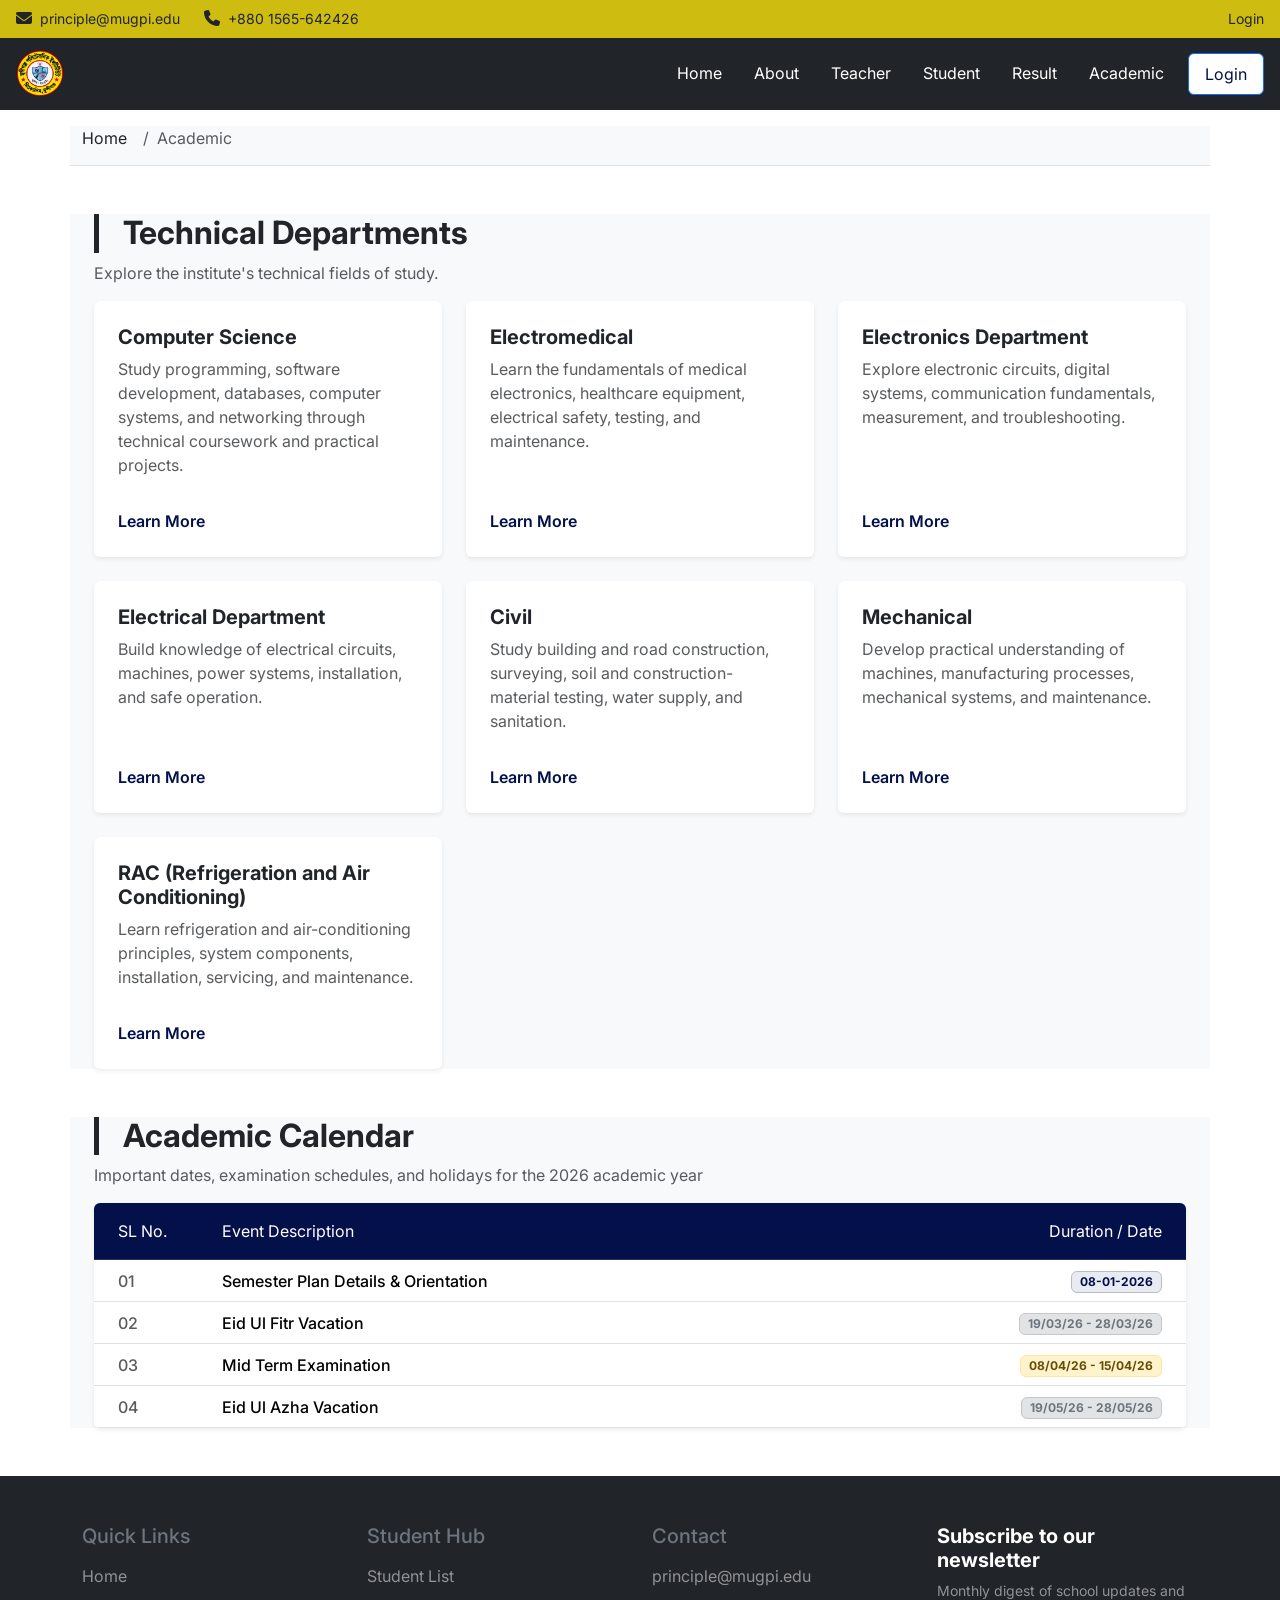
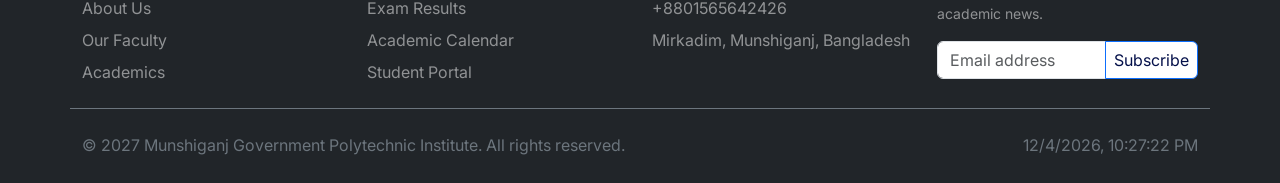
<file: academic.html>
<!doctype html>
<html lang="en">

<head>
    <meta charset="utf-8">
    <meta name="viewport" content="width=device-width, initial-scale=1">
    <title>School - Academic</title>
    <link href="https://cdn.jsdelivr.net/npm/bootstrap@5.3.8/dist/css/bootstrap.min.css" rel="stylesheet"
        integrity="sha384-sRIl4kxILFvY47J16cr9ZwB07vP4J8+LH7qKQnuqkuIAvNWLzeN8tE5YBujZqJLB" crossorigin="anonymous">
    <link rel="stylesheet" href="./css/style.css">
    <link rel="stylesheet" href="https://cdnjs.cloudflare.com/ajax/libs/font-awesome/6.7.2/css/all.min.css">
</head>

<body class="site-page">

    <!-- Top Bar -->
    <section class="container-fluid px-3 py-2 bg-brand text-dark fs-14 mb-0">
        <div class="d-flex justify-content-between align-items-center">
            <div class="d-flex gap-4">
                <a href="mailto:principle@mugpi.edu" class="fs-14 align-items-center"><i class="fa-solid fa-envelope icon-sm me-2" aria-hidden="true"></i>principle@mugpi.edu</a>
                <a href="tel:+8801565642426" class="fs-14 align-items-center"><i class="fa-solid fa-phone icon-sm me-2" aria-hidden="true"></i>+880 1565-642426</a>
            </div>
            <div class="d-flex gap-3">
                <a href="login.html" class="fs-14">Login</a>
            </div>
        </div>
    </section>

    <!-- Navbar -->
    <nav class="navbar navbar-expand-lg container-fluid bg-dark px-3 py-3 sticky-top text-light h-72 align-items-center justify-content-between">

        <!-- School Logo -->
        <a href="index.html"><img src="./assets/Logo/logo.png" class="site-logo" alt="School Logo"></a>

        <!-- Mobile navigation toggle -->
        <button class="navbar-toggler text-white" type="button" data-bs-toggle="collapse"
            data-bs-target="#mainNavCollapse" aria-controls="mainNavCollapse" aria-expanded="false"
            aria-label="Toggle navigation">
            <span class="navbar-toggler-icon"></span>
        </button>

        <!-- Nav links -->
        <div class="collapse navbar-collapse" id="mainNavCollapse">
            <ul class="navbar-nav ms-auto gap-lg-3">
                <li class="nav-item">
                    <a class="nav-link text-white" href="index.html">Home</a>
                </li>
                <li class="nav-item">
                    <a class="nav-link text-white" href="about.html">About</a>
                </li>
                <li class="nav-item">
                    <a class="nav-link text-white" href="teachers.html">Teacher</a>
                </li>
                <li class="nav-item">
                    <a class="nav-link text-white" href="students.html">Student</a>
                </li>
                <li class="nav-item">
                    <a class="nav-link text-white" href="results.html">Result</a>
                </li>
                <li class="nav-item">
                    <a class="nav-link active text-white" href="academic.html">Academic</a>
                </li>
                <li class="nav-item">
                    <a class="btn btn-primary px-3 py-2" href="login.html">Login</a>
                </li>
            </ul>

        </div>
    </nav>

    <!-- Breadcrumb -->
    <nav aria-label="breadcrumb" class="container mt-3 bg-light border-bottom mb-4 h-40">
        <ol class="breadcrumb fs-14 list-unstyled d-flex gap-2 mb-0">
            <li class="breadcrumb-item"><a href="index.html">Home</a></li>
            <li class="breadcrumb-item active" aria-current="page">Academic</li>
        </ol>
    </nav>

    <!-- Technical departments -->
    <section id="departments" class="container d-flex flex-column gap-4 my-5 bg-light">
        <div class="container">
            <h2 class="fw-bold ps-4 border-start border-5 border-dark">Technical Departments</h2>
            <p class="text-muted">Explore the institute's technical fields of study.</p>

            <div class="row g-4">
                <div class="col-md-6 col-lg-4">
                    <div class="card h-100 shadow-sm border-0">
                        <div class="card-body p-4 d-flex flex-column">
                            <h5 class="card-title fw-bold">Computer Science</h5>
                            <p class="card-text text-muted flex-grow-1">Study programming, software development, databases, computer systems, and networking through technical coursework and practical projects.</p>
                            <a href="https://munshiganj.polytech.gov.bd/" class="btn-link align-self-start mt-3">Learn More</a>
                        </div>
                    </div>
                </div>
                <div class="col-md-6 col-lg-4">
                    <div class="card h-100 shadow-sm border-0">
                        <div class="card-body p-4 d-flex flex-column">
                            <h5 class="card-title fw-bold">Electromedical</h5>
                            <p class="card-text text-muted flex-grow-1">Learn the fundamentals of medical electronics, healthcare equipment, electrical safety, testing, and maintenance.</p>
                            <a href="https://munshiganj.polytech.gov.bd/" class="btn-link align-self-start mt-3">Learn More</a>
                        </div>
                    </div>
                </div>
                <div class="col-md-6 col-lg-4">
                    <div class="card h-100 shadow-sm border-0">
                        <div class="card-body p-4 d-flex flex-column">
                            <h5 class="card-title fw-bold">Electronics Department</h5>
                            <p class="card-text text-muted flex-grow-1">Explore electronic circuits, digital systems, communication fundamentals, measurement, and troubleshooting.</p>
                            <a href="https://munshiganj.polytech.gov.bd/" class="btn-link align-self-start mt-3">Learn More</a>
                        </div>
                    </div>
                </div>
                <div class="col-md-6 col-lg-4">
                    <div class="card h-100 shadow-sm border-0">
                        <div class="card-body p-4 d-flex flex-column">
                            <h5 class="card-title fw-bold">Electrical Department</h5>
                            <p class="card-text text-muted flex-grow-1">Build knowledge of electrical circuits, machines, power systems, installation, and safe operation.</p>
                            <a href="https://munshiganj.polytech.gov.bd/" class="btn-link align-self-start mt-3">Learn More</a>
                        </div>
                    </div>
                </div>
                <div class="col-md-6 col-lg-4">
                    <div class="card h-100 shadow-sm border-0">
                        <div class="card-body p-4 d-flex flex-column">
                            <h5 class="card-title fw-bold">Civil</h5>
                            <p class="card-text text-muted flex-grow-1">Study building and road construction, surveying, soil and construction-material testing, water supply, and sanitation.</p>
                            <a href="https://munshiganj.polytech.gov.bd/pages/static-pages/civil-technology-jahulk-6a9d8cab035d90ab8571ba71" class="btn-link align-self-start mt-3">Learn More</a>
                        </div>
                    </div>
                </div>
                <div class="col-md-6 col-lg-4">
                    <div class="card h-100 shadow-sm border-0">
                        <div class="card-body p-4 d-flex flex-column">
                            <h5 class="card-title fw-bold">Mechanical</h5>
                            <p class="card-text text-muted flex-grow-1">Develop practical understanding of machines, manufacturing processes, mechanical systems, and maintenance.</p>
                            <a href="https://munshiganj.polytech.gov.bd/pages/static-pages/mechanical-technology-afu5mj-6a9ff5aa035d90ab8572cb38" class="btn-link align-self-start mt-3">Learn More</a>
                        </div>
                    </div>
                </div>
                <div class="col-md-6 col-lg-4">
                    <div class="card h-100 shadow-sm border-0">
                        <div class="card-body p-4 d-flex flex-column">
                            <h5 class="card-title fw-bold">RAC (Refrigeration and Air Conditioning)</h5>
                            <p class="card-text text-muted flex-grow-1">Learn refrigeration and air-conditioning principles, system components, installation, servicing, and maintenance.</p>
                            <a href="https://munshiganj.polytech.gov.bd/" class="btn-link align-self-start mt-3">Learn More</a>
                        </div>
                    </div>
                </div>
            </div>
        </div>
    </section>

    <!-- Academic calendar -->
    <section class="container d-flex flex-column gap-4 my-5 bg-light">
        <div class="container">
            <h2 class="fw-bold ps-4 border-start border-5 border-dark">Academic Calendar</h2>
            <p class="text-muted">Important dates, examination schedules, and holidays for the 2026 academic year</p>

            <div class="card shadow-sm border-0 overflow-hidden">
                <div class="table-responsive">
                    <table class="table table-hover align-middle mb-0">
                        <thead class="table-primary">
                            <tr>
                                <th scope="col" class="py-3 ps-4" style="width: 120px;">SL No.</th>
                                <th scope="col" class="py-3">Event Description</th>
                                <th scope="col" class="py-3 pe-4 text-end">Duration / Date</th>
                            </tr>
                        </thead>
                        <tbody>
                            <tr>
                                <td class="ps-4 fw-medium text-muted">01</td>
                                <td class="fw-medium">Semester Plan Details & Orientation</td>
                                <td class="pe-4 text-end"><span class="badge bg-primary-subtle text-brand-secondary border border-primary-subtle px-2 py-1">08-01-2026</span></td>
                            </tr>
                            <tr>
                                <td class="ps-4 fw-medium text-muted">02</td>
                                <td class="fw-medium">Eid Ul Fitr Vacation</td>
                                <td class="pe-4 text-end"><span class="badge bg-secondary-subtle text-secondary border border-secondary-subtle px-2 py-1">19/03/26 - 28/03/26</span></td>
                            </tr>
                            <tr>
                                <td class="ps-4 fw-medium text-muted">03</td>
                                <td class="fw-medium">Mid Term Examination</td>
                                <td class="pe-4 text-end"><span class="badge bg-warning-subtle text-warning-emphasis border border-warning-subtle px-2 py-1">08/04/26 - 15/04/26</span></td>
                            </tr>
                            <tr>
                                <td class="ps-4 fw-medium text-muted">04</td>
                                <td class="fw-medium">Eid Ul Azha Vacation</td>
                                <td class="pe-4 text-end"><span class="badge bg-secondary-subtle text-secondary border border-secondary-subtle px-2 py-1">19/05/26 - 28/05/26</span></td>
                            </tr>
                        </tbody>
                    </table>
                </div>
            </div>
        </div>
    </section>

    <!-- Footer -->
    <footer class="container-fluid bg-dark text-white pt-5 pb-3 px-3">
        <div class="container border-bottom border-secondary pb-3">
            <div class="row g-4">
                <div class="col-12 col-sm-6 col-lg-3">
                    <h5 class="text-secondary mb-3">Quick Links</h5>
                    <ul class="nav flex-column">
                        <li class="nav-item mb-2"><a href="index.html" class="nav-link p-0 text-white-50">Home</a></li>
                        <li class="nav-item mb-2"><a href="about.html" class="nav-link p-0 text-white-50">About Us</a></li>
                        <li class="nav-item mb-2"><a href="teachers.html" class="nav-link p-0 text-white-50">Our Faculty</a></li>
                        <li class="nav-item mb-2"><a href="academic.html" class="nav-link p-0 text-white-50">Academics</a></li>
                    </ul>
                </div>
                <div class="col-12 col-sm-6 col-lg-3">
                    <h5 class="text-secondary mb-3">Student Hub</h5>
                    <ul class="nav flex-column">
                        <li class="nav-item mb-2"><a href="students.html" class="nav-link p-0 text-white-50">Student List</a></li>
                        <li class="nav-item mb-2"><a href="results.html" class="nav-link p-0 text-white-50">Exam Results</a></li>
                        <li class="nav-item mb-2"><a href="academic.html" class="nav-link p-0 text-white-50">Academic Calendar</a></li>
                        <li class="nav-item mb-2"><a href="login.html" class="nav-link p-0 text-white-50">Student Portal</a></li>
                    </ul>
                </div>
                <div class="col-12 col-sm-6 col-lg-3">
                    <h5 class="text-secondary mb-3">Contact</h5>
                    <ul class="nav flex-column text-white-50 fs-16">
                        <li class="mb-2"><a href="mailto:principle@mugpi.edu">principle@mugpi.edu</a></li>
                        <li class="mb-2"><a href="tel:+8801565642426">+8801565642426</a></li>
                        <li class="mb-2">Mirkadim, Munshiganj, Bangladesh</li>
                    </ul>
                </div>
                <div class="col-12 col-sm-6 col-lg-3">
                    <form>
                        <h5 class="fw-bold text-white mb-2">Subscribe to our newsletter</h5>
                        <p class="text-white-50 fs-14 mb-3">Monthly digest of school updates and academic news.</p>
                        <div class="input-group">
                            <input id="newsletter1" type="email" class="form-control" placeholder="Email address" required>
                            <button class="btn btn-primary px-2" type="button">Subscribe</button>
                        </div>
                    </form>
                </div>
            </div>
        </div>
        <div class="container d-flex flex-column flex-md-row align-items-md-center gap-2 justify-content-between pt-4 pb-2 text-secondary fs-14">
            <p class="mb-0">&copy; 2027 Munshiganj Government Polytechnic Institute. All rights reserved.</p>
            <p id="datetime" class="mb-0"></p>
        </div>
    </footer>
    <script src="./js/main.js"></script>
    <script src="https://cdn.jsdelivr.net/npm/bootstrap@5.3.8/dist/js/bootstrap.bundle.min.js"
        integrity="sha384-FKyoEForCGlyvwx9Hj09JcYn3nv7wiPVlz7YYwJrWVcXK/BmnVDxM+D2scQbITxI"
        crossorigin="anonymous"></script>
</body>

</html>
</file>
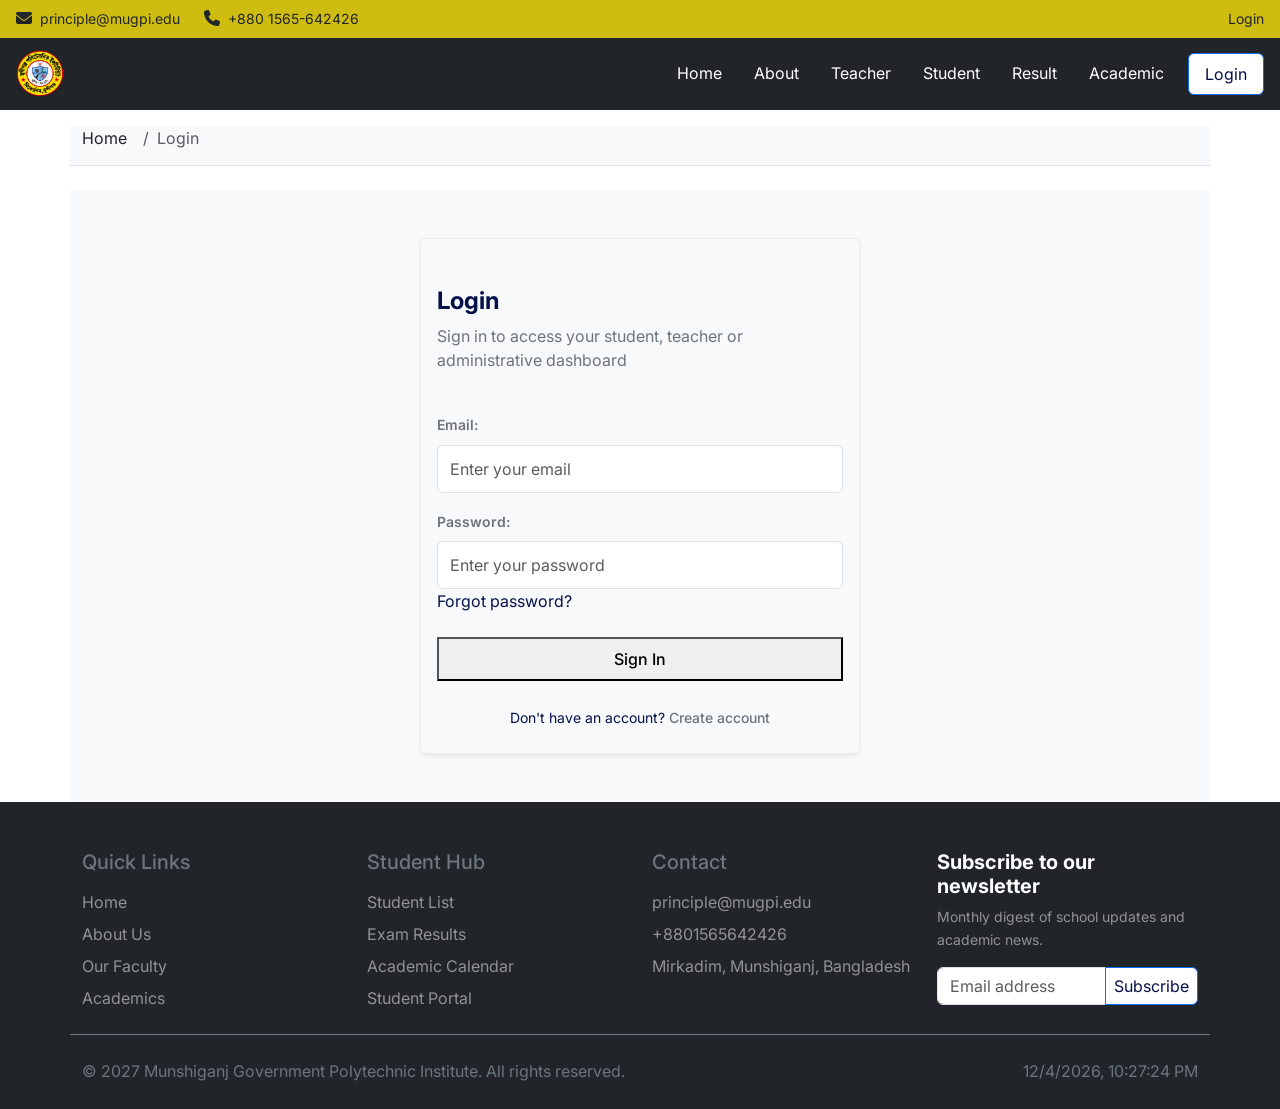
<file: login.html>
<!doctype html>
<html lang="en">

<head>
    <meta charset="utf-8">
    <meta name="viewport" content="width=device-width, initial-scale=1">
    <title>School - Login</title>
    <link href="https://cdn.jsdelivr.net/npm/bootstrap@5.3.8/dist/css/bootstrap.min.css" rel="stylesheet"
        integrity="sha384-sRIl4kxILFvY47J16cr9ZwB07vP4J8+LH7qKQnuqkuIAvNWLzeN8tE5YBujZqJLB" crossorigin="anonymous">
    <link rel="stylesheet" href="./css/style.css">
    <link rel="stylesheet" href="https://cdnjs.cloudflare.com/ajax/libs/font-awesome/6.7.2/css/all.min.css">
</head>

<body class="site-page">

    <!-- Top Bar -->
    <section class="container-fluid px-3 py-2 bg-brand text-dark fs-14 mb-0">
        <div class="d-flex justify-content-between align-items-center">
            <div class="d-flex gap-4">
                <a href="mailto:principle@mugpi.edu" class="fs-14 align-items-center"><i
                        class="fa-solid fa-envelope icon-sm me-2" aria-hidden="true"></i>principle@mugpi.edu</a>
                <a href="tel:+8801565642426" class="fs-14 align-items-center"><i class="fa-solid fa-phone icon-sm me-2"
                        aria-hidden="true"></i>+880 1565-642426</a>
            </div>
            <div class="d-flex gap-3">
                <a href="login.html" class="fs-14">Login</a>
            </div>
        </div>
    </section>

    <!-- Navbar -->
    <nav
        class="navbar navbar-expand-lg container-fluid bg-dark px-3 py-3 sticky-top text-light h-72 align-items-center justify-content-between">

        <!-- School Logo -->
        <a href="index.html"><img src="./assets/Logo/logo.png" class="site-logo" alt="School Logo"></a>

        <!-- Mobile navigation toggle -->
        <button class="navbar-toggler text-white" type="button" data-bs-toggle="collapse"
            data-bs-target="#mainNavCollapse" aria-controls="mainNavCollapse" aria-expanded="false"
            aria-label="Toggle navigation">
            <span class="navbar-toggler-icon"></span>
        </button>

        <!-- Nav links -->
        <div class="collapse navbar-collapse" id="mainNavCollapse">
            <ul class="navbar-nav ms-auto gap-lg-3">
                <li class="nav-item">
                    <a class="nav-link text-white" href="index.html">Home</a>
                </li>
                <li class="nav-item">
                    <a class="nav-link text-white" href="about.html">About</a>
                </li>
                <li class="nav-item">
                    <a class="nav-link text-white" href="teachers.html">Teacher</a>
                </li>
                <li class="nav-item">
                    <a class="nav-link text-white" href="students.html">Student</a>
                </li>
                <li class="nav-item">
                    <a class="nav-link text-white" href="results.html">Result</a>
                </li>
                <li class="nav-item">
                    <a class="nav-link text-white" href="academic.html">Academic</a>
                </li>
                <li class="nav-item">
                    <a class="btn btn-primary px-3 py-2" href="login.html" aria-current="page">Login</a>
                </li>
            </ul>

        </div>
    </nav>

    <!-- Breadcrumb -->
    <nav aria-label="breadcrumb" class="container mt-3 bg-light border-bottom mb-4 h-40">
        <ol class="breadcrumb fs-14 list-unstyled d-flex gap-2 mb-0">
            <li class="breadcrumb-item"><a href="index.html">Home</a></li>
            <li class="breadcrumb-item active" aria-current="page">Login</li>
        </ol>
    </nav>

    <!-- Login -->
    <section class="container d-flex py-5 bg-light justify-content-center">
        <div class="mxw-440 card bg-light shadow-sm px-3 pt-5 pb-4">

            <div class="align-items-center mb-4">
                <h4 class="fw-bold text-brand-secondary">Login</h4>
                <p class="text-secondary">Sign in to access your student, teacher or administrative dashboard</p>
            </div>

            <form onsubmit="alert('Login Successfully'); return false;">
                <div class="mb-3">
                    <label for="username" class="form-label fw-semibold fs-14 text-secondary">Email:</label>
                    <input type="text" class="form-control h-48" id="username" placeholder="Enter your email"
                        required>
                </div>
                <div class="mb-4">
                    <label for="password" class="form-label fw-semibold fs-14 text-secondary">Password:</label>
                    <input type="password" class="form-control h-48" id="password" placeholder="Enter your password"
                    required>
                    <a href="#" class="mt-1 text-decoration-none fs-16 text-brand-secondary justify-content-end">Forgot password?</a>
                </div>
                <button type="submit" class="btn-dark py-2 w-100 fw-medium">Sign In</button>
                <div class="text-center mt-4">
                    <span class="text-brand-secondary fs-14">Don't have an account? </span>
                    <a href="#" class="text-decoration-none fs-14 fw-medium text-secondary">Create account</a>
                </div>
            </form>
        </div>
    </section>

    <!-- Footer -->
    <footer class="container-fluid bg-dark text-white pt-5 pb-3 px-3">
        <div class="container border-bottom border-secondary pb-3">
            <div class="row g-4">
                <div class="col-12 col-sm-6 col-lg-3">
                    <h5 class="text-secondary mb-3">Quick Links</h5>
                    <ul class="nav flex-column">
                        <li class="nav-item mb-2"><a href="index.html" class="nav-link p-0 text-white-50">Home</a></li>
                        <li class="nav-item mb-2"><a href="about.html" class="nav-link p-0 text-white-50">About Us</a>
                        </li>
                        <li class="nav-item mb-2"><a href="teachers.html" class="nav-link p-0 text-white-50">Our
                                Faculty</a></li>
                        <li class="nav-item mb-2"><a href="academic.html"
                                class="nav-link p-0 text-white-50">Academics</a></li>
                    </ul>
                </div>
                <div class="col-12 col-sm-6 col-lg-3">
                    <h5 class="text-secondary mb-3">Student Hub</h5>
                    <ul class="nav flex-column">
                        <li class="nav-item mb-2"><a href="students.html" class="nav-link p-0 text-white-50">Student
                                List</a></li>
                        <li class="nav-item mb-2"><a href="results.html" class="nav-link p-0 text-white-50">Exam
                                Results</a></li>
                        <li class="nav-item mb-2"><a href="academic.html" class="nav-link p-0 text-white-50">Academic
                                Calendar</a></li>
                        <li class="nav-item mb-2"><a href="login.html" class="nav-link p-0 text-white-50">Student
                                Portal</a></li>
                    </ul>
                </div>
                <div class="col-12 col-sm-6 col-lg-3">
                    <h5 class="text-secondary mb-3">Contact</h5>
                    <ul class="nav flex-column text-white-50 fs-16">
                        <li class="mb-2"><a href="mailto:principle@mugpi.edu">principle@mugpi.edu</a></li>
                        <li class="mb-2"><a href="tel:+8801565642426">+8801565642426</a></li>
                        <li class="mb-2">Mirkadim, Munshiganj, Bangladesh</li>
                    </ul>
                </div>
                <div class="col-12 col-sm-6 col-lg-3">
                    <form>
                        <h5 class="fw-bold text-white mb-2">Subscribe to our newsletter</h5>
                        <p class="text-white-50 fs-14 mb-3">Monthly digest of school updates and academic news.</p>
                        <div class="input-group">
                            <input id="newsletter1" type="email" class="form-control" placeholder="Email address"
                                required>
                            <button class="btn btn-primary px-2" type="button">Subscribe</button>
                        </div>
                    </form>
                </div>
            </div>
        </div>
        <div
            class="container d-flex flex-column flex-md-row align-items-md-center gap-2 justify-content-between pt-4 pb-2 text-secondary fs-14">
            <p class="mb-0">&copy; 2027 Munshiganj Government Polytechnic Institute. All rights reserved.</p>
            <p id="datetime" class="mb-0"></p>
        </div>
    </footer>
    <script src="./js/main.js"></script>
    <script src="https://cdn.jsdelivr.net/npm/bootstrap@5.3.8/dist/js/bootstrap.bundle.min.js"
        integrity="sha384-FKyoEForCGlyvwx9Hj09JcYn3nv7wiPVlz7YYwJrWVcXK/BmnVDxM+D2scQbITxI"
        crossorigin="anonymous"></script>
</body>

</html>
</file>
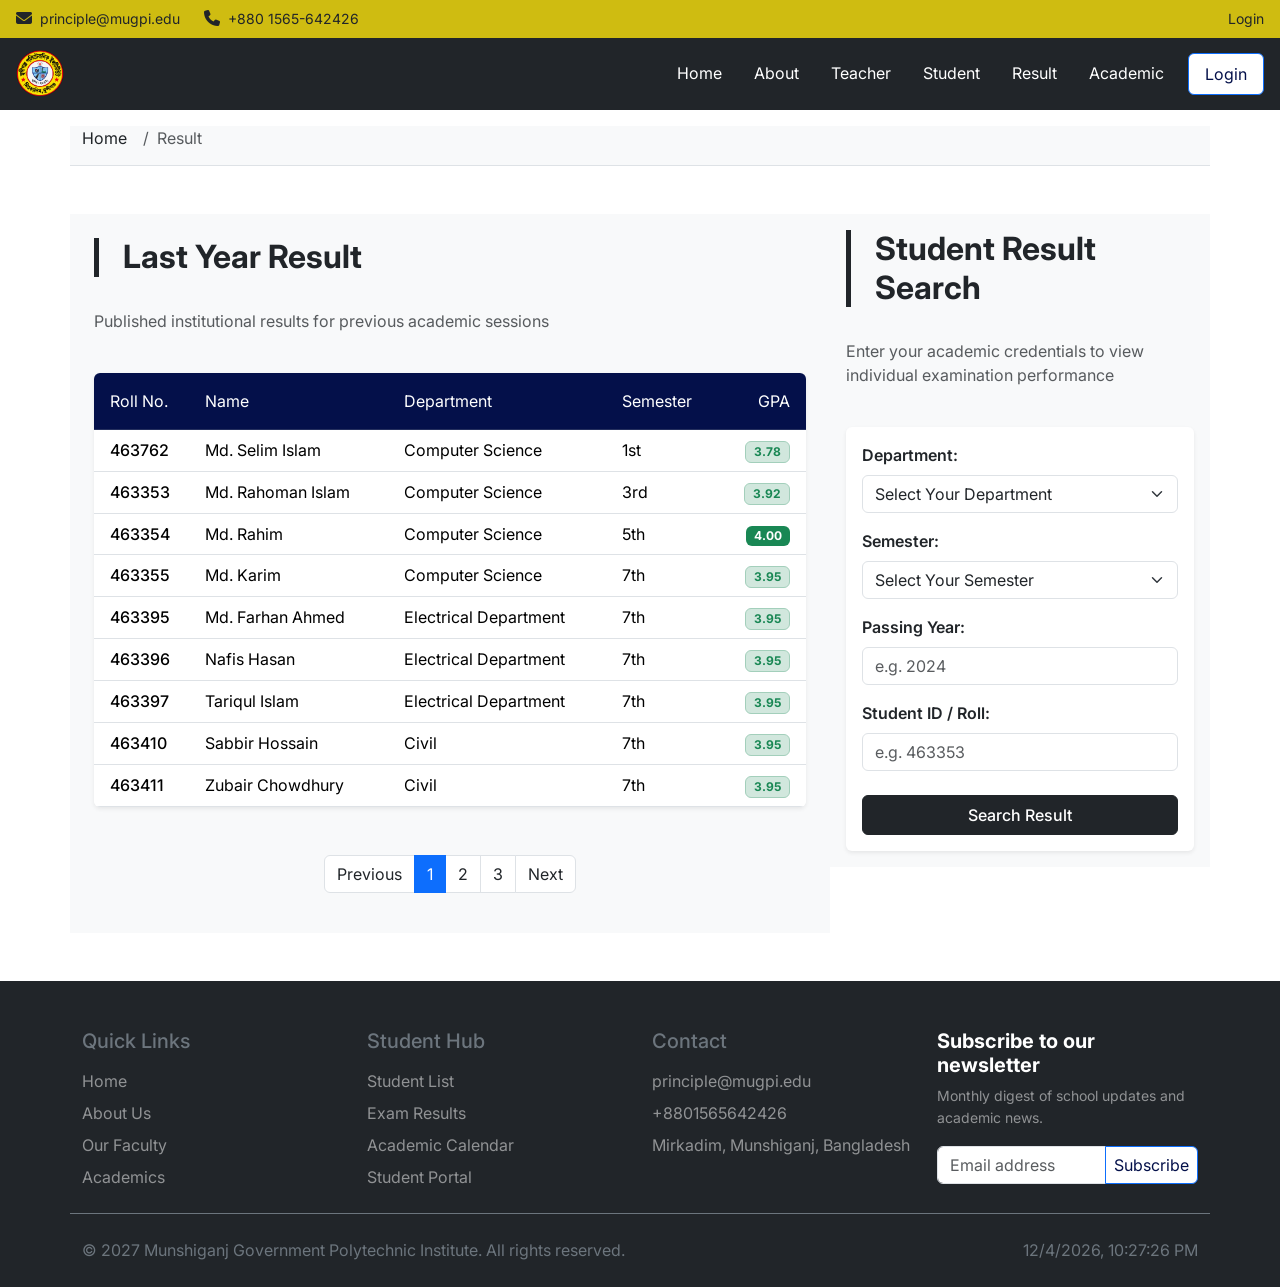
<file: results.html>
<!doctype html>
<html lang="en">

<head>
    <meta charset="utf-8">
    <meta name="viewport" content="width=device-width, initial-scale=1">
    <title>School - Results</title>
    <link href="https://cdn.jsdelivr.net/npm/bootstrap@5.3.8/dist/css/bootstrap.min.css" rel="stylesheet"
        integrity="sha384-sRIl4kxILFvY47J16cr9ZwB07vP4J8+LH7qKQnuqkuIAvNWLzeN8tE5YBujZqJLB" crossorigin="anonymous">
    <link rel="stylesheet" href="./css/style.css">
    <link rel="stylesheet" href="https://cdnjs.cloudflare.com/ajax/libs/font-awesome/6.7.2/css/all.min.css">
</head>

<body class="site-page">

    <!-- Top Bar -->
    <section class="container-fluid px-3 py-2 bg-brand text-dark fs-14 mb-0">
        <div class="d-flex justify-content-between align-items-center">
            <div class="d-flex gap-4">
                <a href="mailto:principle@mugpi.edu" class="fs-14 align-items-center"><i
                        class="fa-solid fa-envelope icon-sm me-2" aria-hidden="true"></i>principle@mugpi.edu</a>
                <a href="tel:+8801565642426" class="fs-14 align-items-center"><i class="fa-solid fa-phone icon-sm me-2"
                        aria-hidden="true"></i>+880 1565-642426</a>
            </div>
            <div class="d-flex gap-3">
                <a href="login.html" class="fs-14">Login</a>
            </div>
        </div>
    </section>

    <!-- Navbar -->
    <nav
        class="navbar navbar-expand-lg container-fluid bg-dark px-3 py-3 sticky-top text-light h-72 align-items-center justify-content-between">

        <!-- School Logo -->
        <a href="index.html"><img src="./assets/Logo/logo.png" class="site-logo" alt="School Logo"></a>

        <!-- Mobile navigation toggle -->
        <button class="navbar-toggler text-white" type="button" data-bs-toggle="collapse"
            data-bs-target="#mainNavCollapse" aria-controls="mainNavCollapse" aria-expanded="false"
            aria-label="Toggle navigation">
            <span class="navbar-toggler-icon"></span>
        </button>

        <!-- Nav links -->
        <div class="collapse navbar-collapse" id="mainNavCollapse">
            <ul class="navbar-nav ms-auto gap-lg-3">
                <li class="nav-item">
                    <a class="nav-link text-white" href="index.html">Home</a>
                </li>
                <li class="nav-item">
                    <a class="nav-link text-white" href="about.html">About</a>
                </li>
                <li class="nav-item">
                    <a class="nav-link text-white" href="teachers.html">Teacher</a>
                </li>
                <li class="nav-item">
                    <a class="nav-link text-white" href="students.html">Student</a>
                </li>
                <li class="nav-item">
                    <a class="nav-link active text-white" href="results.html">Result</a>
                </li>
                <li class="nav-item">
                    <a class="nav-link text-white" href="academic.html">Academic</a>
                </li>
                <li class="nav-item">
                    <a class="btn btn-primary px-3 py-2" href="login.html">Login</a>
                </li>
            </ul>

        </div>
    </nav>

    <!-- Breadcrumb -->
    <nav aria-label="breadcrumb" class="container mt-3 bg-light border-bottom mb-4 h-40">
        <ol class="breadcrumb fs-14 list-unstyled d-flex gap-2 mb-0">
            <li class="breadcrumb-item"><a href="index.html">Home</a></li>
            <li class="breadcrumb-item active" aria-current="page">Result</li>
        </ol>
    </nav>

    <div class="container my-5">
        <div class="row g-4 align-items-start">

            <!-- Previous results -->
            <section class="col-12 col-lg-8 d-flex flex-column gap-4 bg-light p-3 p-lg-4">
                <h2 class="fw-bold ps-4 border-start border-5 border-dark">Last Year Result</h2>
                <p class="text-muted">Published institutional results for previous academic sessions</p>

                <!-- Table of results -->
                <div class="card shadow-sm border-0 overflow-hidden mb-4">
                    <div class="table-responsive">
                        <table class="table table-hover align-middle mb-0">
                            <thead class="table-primary">
                                <tr>
                                    <th scope="col" class="py-3 ps-3">Roll No.</th>
                                    <th scope="col" class="py-3">Name</th>
                                    <th scope="col" class="py-3">Department</th>
                                    <th scope="col" class="py-3">Semester</th>
                                    <th scope="col" class="py-3 text-end pe-3">GPA</th>
                                </tr>
                            </thead>
                            <tbody>
                                <tr>
                                    <td class="ps-3 fw-medium">463762</td>
                                    <td>Md. Selim Islam</td>
                                    <td>Computer Science</td>
                                    <td>1st</td>
                                    <td class="text-end pe-3"><span
                                            class="badge bg-success-subtle text-success border border-success-subtle px-2 py-1">3.78</span>
                                    </td>
                                </tr>
                                <tr>
                                    <td class="ps-3 fw-medium">463353</td>
                                    <td>Md. Rahoman Islam</td>
                                    <td>Computer Science</td>
                                    <td>3rd</td>
                                    <td class="text-end pe-3"><span
                                            class="badge bg-success-subtle text-success border border-success-subtle px-2 py-1">3.92</span>
                                    </td>
                                </tr>
                                <tr>
                                    <td class="ps-3 fw-medium">463354</td>
                                    <td>Md. Rahim</td>
                                    <td>Computer Science</td>
                                    <td>5th</td>
                                    <td class="text-end pe-3"><span
                                            class="badge bg-success text-white px-2 py-1">4.00</span></td>
                                </tr>
                                <tr>
                                    <td class="ps-3 fw-medium">463355</td>
                                    <td>Md. Karim</td>
                                    <td>Computer Science</td>
                                    <td>7th</td>
                                    <td class="text-end pe-3"><span
                                            class="badge bg-success-subtle text-success border border-success-subtle px-2 py-1">3.95</span>
                                    </td>
                                </tr>
                                <tr>
                                    <td class="ps-3 fw-medium">463395</td>
                                    <td>Md. Farhan Ahmed</td>
                                    <td>Electrical Department</td>
                                    <td>7th</td>
                                    <td class="text-end pe-3"><span
                                            class="badge bg-success-subtle text-success border border-success-subtle px-2 py-1">3.95</span>
                                    </td>
                                </tr>
                                <tr>
                                    <td class="ps-3 fw-medium">463396</td>
                                    <td>Nafis Hasan</td>
                                    <td>Electrical Department</td>
                                    <td>7th</td>
                                    <td class="text-end pe-3"><span
                                            class="badge bg-success-subtle text-success border border-success-subtle px-2 py-1">3.95</span>
                                    </td>
                                </tr>
                                <tr>
                                    <td class="ps-3 fw-medium">463397</td>
                                    <td>Tariqul Islam</td>
                                    <td>Electrical Department</td>
                                    <td>7th</td>
                                    <td class="text-end pe-3"><span
                                            class="badge bg-success-subtle text-success border border-success-subtle px-2 py-1">3.95</span>
                                    </td>
                                </tr>
                                <tr>
                                    <td class="ps-3 fw-medium">463410</td>
                                    <td>Sabbir Hossain</td>
                                    <td>Civil</td>
                                    <td>7th</td>
                                    <td class="text-end pe-3"><span
                                            class="badge bg-success-subtle text-success border border-success-subtle px-2 py-1">3.95</span>
                                    </td>
                                </tr>
                                <tr>
                                    <td class="ps-3 fw-medium">463411</td>
                                    <td>Zubair Chowdhury</td>
                                    <td>Civil</td>
                                    <td>7th</td>
                                    <td class="text-end pe-3"><span
                                            class="badge bg-success-subtle text-success border border-success-subtle px-2 py-1">3.95</span>
                                    </td>
                                </tr>
                            </tbody>
                        </table>
                    </div>
                </div>

                <!-- Pagination -->
                <nav aria-label="Page navigation">
                    <ul class="pagination justify-content-center">
                        <li class="page-item"><a class="page-link" href="#">Previous</a></li>
                        <li class="page-item active bg-brand-secondary text-white"><a class="page-link" href="#">1</a>
                        </li>
                        <li class="page-item"><a class="page-link" href="#">2</a></li>
                        <li class="page-item"><a class="page-link" href="#">3</a></li>
                        <li class="page-item"><a class="page-link" href="#">Next</a></li>
                    </ul>
                </nav>
            </section>

            <!-- Student result search -->
            <section class="col-12 col-lg-4 d-flex flex-column gap-4 bg-light p-3">
                <h2 class="fw-bold ps-4 border-start border-5 border-dark">Student Result Search</h2>
                <p class="text-muted">Enter your academic credentials to view individual examination performance</p>

                <div class="card shadow-sm border-0 p-3">
                    <form onsubmit="alert('Your GPA is 3.89'); return false;">
                        <div class="row g-3">
                            <div class="col-12">
                                <label class="form-label fw-semibold">Department:</label>
                                <select class="form-select" aria-label="Department selection" required>
                                    <option value="" selected disabled>Select Your Department</option>
                                    <option value="1">Computer Science</option>
                                    <option value="2">Electromedical</option>
                                    <option value="3">Electronics Department</option>
                                    <option value="4">Electrical Department</option>
                                    <option value="5">Civil</option>
                                    <option value="6">Mechanical</option>
                                    <option value="7">RAC (Refrigeration and Air Conditioning)</option>
                                </select>
                            </div>
                            <div class="col-12">
                                <label class="form-label fw-semibold">Semester:</label>
                                <select class="form-select" aria-label="Semester selection" required>
                                    <option value="" selected disabled>Select Your Semester</option>
                                    <option value="1">1st Semester</option>
                                    <option value="2">2nd Semester</option>
                                    <option value="3">3rd Semester</option>
                                    <option value="4">4th Semester</option>
                                    <option value="5">5th Semester</option>
                                    <option value="6">6th Semester</option>
                                    <option value="7">7th Semester</option>
                                    <option value="8">8th Semester</option>
                                </select>
                            </div>
                            <div class="col-12">
                                <label for="passingYear" class="form-label fw-semibold">Passing Year:</label>
                                <input type="number" class="form-control" id="passingYear" placeholder="e.g. 2024"
                                    required>
                            </div>
                            <div class="col-12">
                                <label for="studentId" class="form-label fw-semibold">Student ID / Roll:</label>
                                <input type="number" class="form-control" id="studentId" placeholder="e.g. 463353"
                                    required>
                            </div>
                            <div class="col-12 mt-4 text-center">
                                <button type="submit" class="btn btn-dark h-40 container-fluid fw-medium">Search
                                    Result</button>
                            </div>
                        </div>
                    </form>
                </div>
            </section>
        </div>
    </div>




    <!-- Footer -->
    <footer class="container-fluid bg-dark text-white pt-5 pb-3 px-3">
        <div class="container border-bottom border-secondary pb-3">
            <div class="row g-4">
                <div class="col-12 col-sm-6 col-lg-3">
                    <h5 class="text-secondary mb-3">Quick Links</h5>
                    <ul class="nav flex-column">
                        <li class="nav-item mb-2"><a href="index.html" class="nav-link p-0 text-white-50">Home</a></li>
                        <li class="nav-item mb-2"><a href="about.html" class="nav-link p-0 text-white-50">About Us</a>
                        </li>
                        <li class="nav-item mb-2"><a href="teachers.html" class="nav-link p-0 text-white-50">Our
                                Faculty</a></li>
                        <li class="nav-item mb-2"><a href="academic.html"
                                class="nav-link p-0 text-white-50">Academics</a></li>
                    </ul>
                </div>
                <div class="col-12 col-sm-6 col-lg-3">
                    <h5 class="text-secondary mb-3">Student Hub</h5>
                    <ul class="nav flex-column">
                        <li class="nav-item mb-2"><a href="students.html" class="nav-link p-0 text-white-50">Student
                                List</a></li>
                        <li class="nav-item mb-2"><a href="results.html" class="nav-link p-0 text-white-50">Exam
                                Results</a></li>
                        <li class="nav-item mb-2"><a href="academic.html" class="nav-link p-0 text-white-50">Academic
                                Calendar</a></li>
                        <li class="nav-item mb-2"><a href="login.html" class="nav-link p-0 text-white-50">Student
                                Portal</a></li>
                    </ul>
                </div>
                <div class="col-12 col-sm-6 col-lg-3">
                    <h5 class="text-secondary mb-3">Contact</h5>
                    <ul class="nav flex-column text-white-50 fs-16">
                        <li class="mb-2"><a href="mailto:principle@mugpi.edu">principle@mugpi.edu</a></li>
                        <li class="mb-2"><a href="tel:+8801565642426">+8801565642426</a></li>
                        <li class="mb-2">Mirkadim, Munshiganj, Bangladesh</li>
                    </ul>
                </div>
                <div class="col-12 col-sm-6 col-lg-3">
                    <form>
                        <h5 class="fw-bold text-white mb-2">Subscribe to our newsletter</h5>
                        <p class="text-white-50 fs-14 mb-3">Monthly digest of school updates and academic news.</p>
                        <div class="input-group">
                            <input id="newsletter1" type="email" class="form-control" placeholder="Email address"
                                required>
                            <button class="btn btn-primary px-2" type="button">Subscribe</button>
                        </div>
                    </form>
                </div>
            </div>
        </div>
        <div class="container d-flex flex-column flex-md-row align-items-md-center gap-2 justify-content-between pt-4 pb-2 text-secondary fs-14">
            <p class="mb-0">&copy; 2027 Munshiganj Government Polytechnic Institute. All rights reserved.</p>
            <p id="datetime" class="mb-0"></p>
        </div>
    </footer>
    <script src="./js/main.js"></script>
    <script src="https://cdn.jsdelivr.net/npm/bootstrap@5.3.8/dist/js/bootstrap.bundle.min.js"
        integrity="sha384-FKyoEForCGlyvwx9Hj09JcYn3nv7wiPVlz7YYwJrWVcXK/BmnVDxM+D2scQbITxI"
        crossorigin="anonymous"></script>
</body>

</html>
</file>
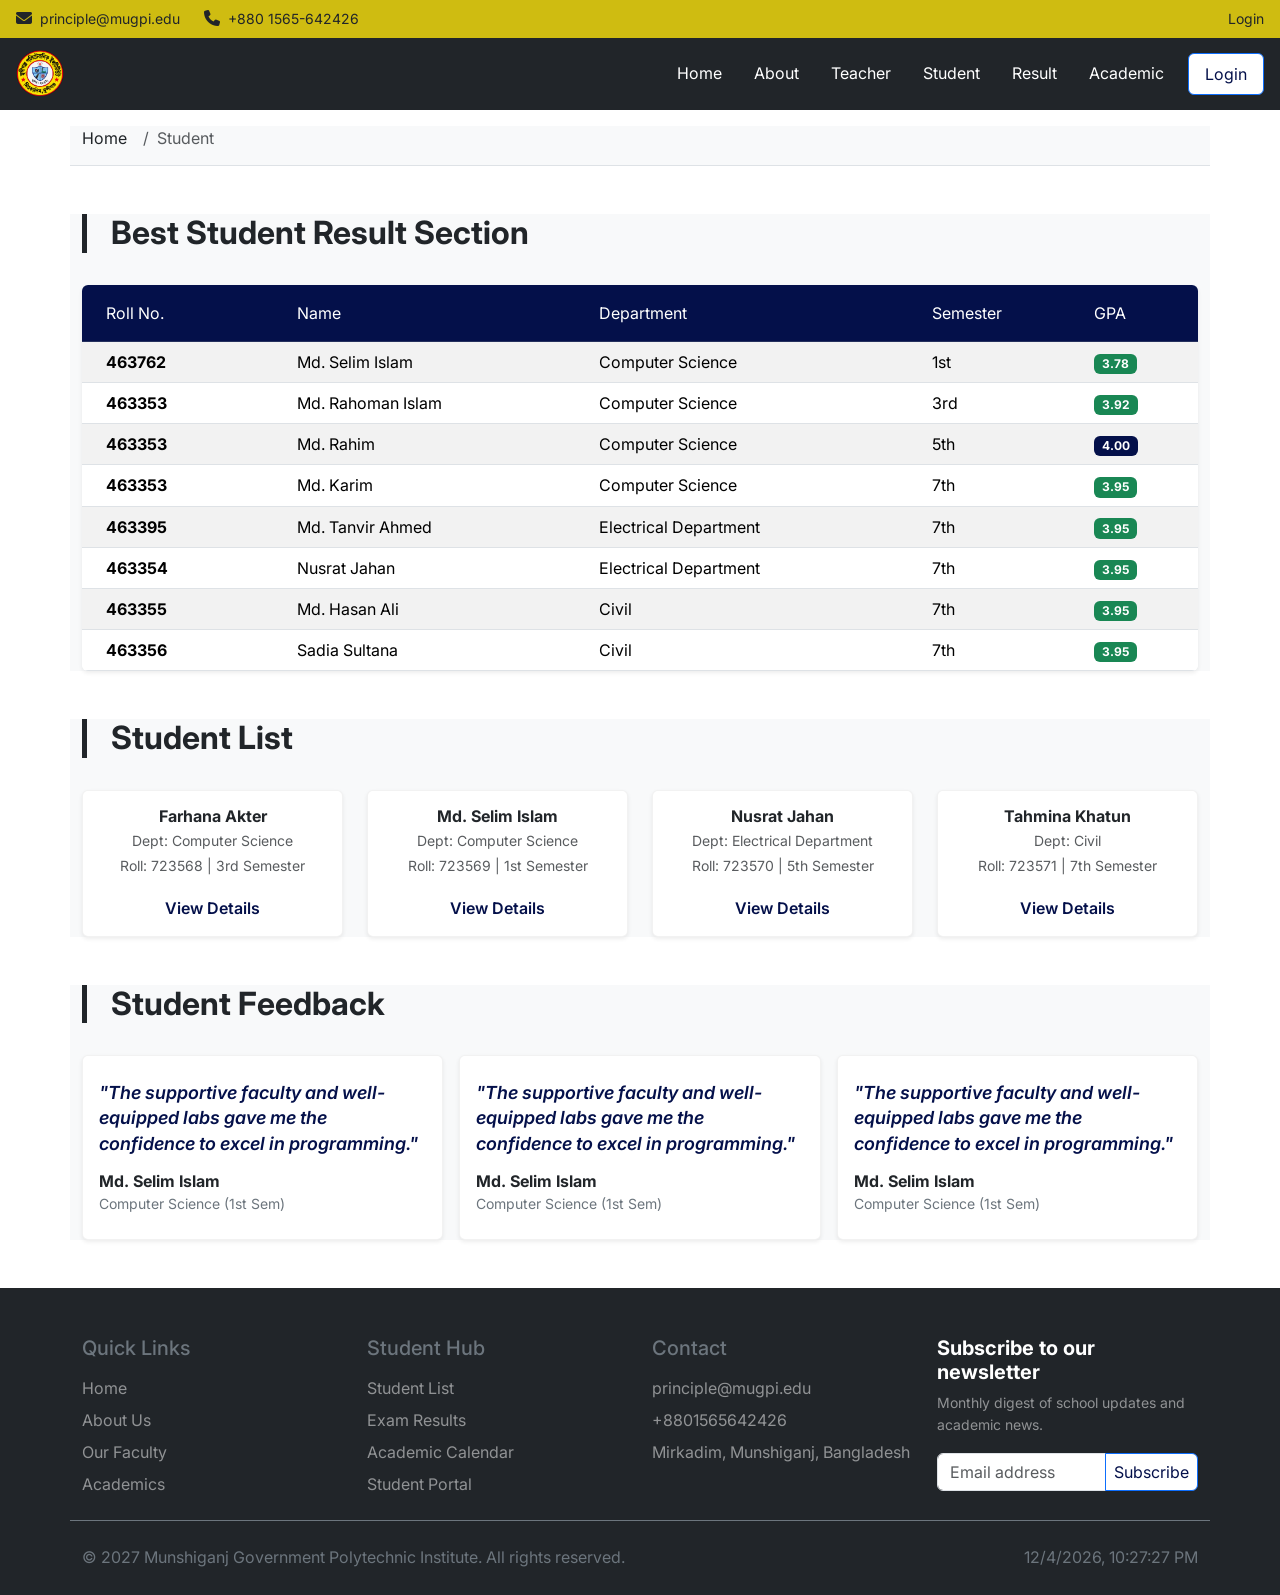
<file: students.html>
<!doctype html>
<html lang="en">

<head>
    <meta charset="utf-8">
    <meta name="viewport" content="width=device-width, initial-scale=1">
    <title>School - Students</title>
    <link href="https://cdn.jsdelivr.net/npm/bootstrap@5.3.8/dist/css/bootstrap.min.css" rel="stylesheet"
        integrity="sha384-sRIl4kxILFvY47J16cr9ZwB07vP4J8+LH7qKQnuqkuIAvNWLzeN8tE5YBujZqJLB" crossorigin="anonymous">
    <link rel="stylesheet" href="./css/style.css">
    <link rel="stylesheet" href="https://cdnjs.cloudflare.com/ajax/libs/font-awesome/6.7.2/css/all.min.css">
</head>

<body class="site-page">

    <!-- Top Bar -->
    <section class="container-fluid px-3 py-2 bg-brand text-dark fs-14 mb-0">
        <div class="d-flex justify-content-between align-items-center">
            <div class="d-flex gap-4">
                <a href="mailto:principle@mugpi.edu" class="fs-14 align-items-center"><i
                        class="fa-solid fa-envelope icon-sm me-2" aria-hidden="true"></i>principle@mugpi.edu</a>
                <a href="tel:+8801565642426" class="fs-14 align-items-center"><i class="fa-solid fa-phone icon-sm me-2"
                        aria-hidden="true"></i>+880 1565-642426</a>
            </div>
            <div class="d-flex gap-3">
                <a href="login.html" class="fs-14">Login</a>
            </div>
        </div>
    </section>

    <!-- Navbar -->
    <nav
        class="navbar navbar-expand-lg container-fluid bg-dark px-3 py-3 sticky-top text-light h-72 align-items-center justify-content-between">

        <!-- School Logo -->
        <a href="index.html"><img src="./assets/Logo/logo.png" class="site-logo" alt="School Logo"></a>

        <!-- Mobile navigation toggle -->
        <button class="navbar-toggler text-white" type="button" data-bs-toggle="collapse"
            data-bs-target="#mainNavCollapse" aria-controls="mainNavCollapse" aria-expanded="false"
            aria-label="Toggle navigation">
            <span class="navbar-toggler-icon"></span>
        </button>

        <!-- Nav links -->
        <div class="collapse navbar-collapse" id="mainNavCollapse">
            <ul class="navbar-nav ms-auto gap-lg-3">
                <li class="nav-item">
                    <a class="nav-link text-white" href="index.html">Home</a>
                </li>
                <li class="nav-item">
                    <a class="nav-link text-white" href="about.html">About</a>
                </li>
                <li class="nav-item">
                    <a class="nav-link text-white" href="teachers.html">Teacher</a>
                </li>
                <li class="nav-item">
                    <a class="nav-link active text-white" href="students.html">Student</a>
                </li>
                <li class="nav-item">
                    <a class="nav-link text-white" href="results.html">Result</a>
                </li>
                <li class="nav-item">
                    <a class="nav-link text-white" href="academic.html">Academic</a>
                </li>
                <li class="nav-item">
                    <a class="btn btn-primary px-3 py-2" href="login.html">Login</a>
                </li>
            </ul>

        </div>
    </nav>

    <!-- Breadcrumb -->
    <nav aria-label="breadcrumb" class="container mt-3 bg-light border-bottom mb-4 h-40">
        <ol class="breadcrumb fs-14 list-unstyled d-flex gap-2 mb-0">
            <li class="breadcrumb-item"><a href="index.html">Home</a></li>
            <li class="breadcrumb-item active" aria-current="page">Student</li>
        </ol>
    </nav>

    <!-- Student results -->
    <section class="container d-flex flex-column gap-4 my-5 bg-light">

        <h2 class="fw-bold ps-4 border-start border-5 border-dark">Best Student Result Section</h2>
        <div class="card shadow-sm border-0 overflow-hidden">
            <div class="table-responsive">
                <table class="table table-hover table-striped mb-0">
                    <thead class="table-primary">
                        <tr>
                            <th class="py-3 px-4">Roll No.</th>
                            <th class="py-3">Name</th>
                            <th class="py-3">Department</th>
                            <th class="py-3">Semester</th>
                            <th class="py-3">GPA</th>
                        </tr>
                    </thead>
                    <tbody>
                        <tr>
                            <td class="px-4 fw-bold">463762</td>
                            <td>Md. Selim Islam</td>
                            <td>Computer Science</td>
                            <td>1st</td>
                            <td><span class="badge bg-success">3.78</span></td>
                        </tr>
                        <tr>
                            <td class="px-4 fw-bold">463353</td>
                            <td>Md. Rahoman Islam</td>
                            <td>Computer Science</td>
                            <td>3rd</td>
                            <td><span class="badge bg-success">3.92</span></td>
                        </tr>
                        <tr>
                            <td class="px-4 fw-bold">463353</td>
                            <td>Md. Rahim</td>
                            <td>Computer Science</td>
                            <td>5th</td>
                            <td><span class="badge bg-primary">4.00</span></td>
                        </tr>
                        <tr>
                            <td class="px-4 fw-bold">463353</td>
                            <td>Md. Karim</td>
                            <td>Computer Science</td>
                            <td>7th</td>
                            <td><span class="badge bg-success">3.95</span></td>
                        </tr>
                        <tr>
                            <td class="px-4 fw-bold">463395</td>
                            <td>Md. Tanvir Ahmed</td>
                            <td>Electrical Department</td>
                            <td>7th</td>
                            <td><span class="badge bg-success">3.95</span></td>
                        </tr>
                        <tr>
                            <td class="px-4 fw-bold">463354</td>
                            <td>Nusrat Jahan</td>
                            <td>Electrical Department</td>
                            <td>7th</td>
                            <td><span class="badge bg-success">3.95</span></td>
                        </tr>
                        <tr>
                            <td class="px-4 fw-bold">463355</td>
                            <td>Md. Hasan Ali</td>
                            <td>Civil</td>
                            <td>7th</td>
                            <td><span class="badge bg-success">3.95</span></td>
                        </tr>
                        <tr>
                            <td class="px-4 fw-bold">463356</td>
                            <td>Sadia Sultana</td>
                            <td>Civil</td>
                            <td>7th</td>
                            <td><span class="badge bg-success">3.95</span></td>
                        </tr>
                    </tbody>
                </table>
            </div>
        </div>

    </section>

    <!-- Student list -->
    <section class="container d-flex flex-column gap-4 my-5 bg-light">

        <h2 class="fw-bold ps-4 border-start border-5 border-dark">Student List</h2>
        <div class="row g-4">
            <div class="col-md-3">
                <div class="card h-100 shadow-sm text-center">
                    <div class="card-body p-3">
                        <h6 class="card-title fw-bold mb-1">Farhana Akter</h6>
                        <p class="card-text text-muted small mb-1">Dept: Computer Science</p>
                        <p class="card-text text-muted small mb-1">Roll: 723568 | 3rd Semester</p>
                        <a href="#" class="btn-link mt-3">View Details</a>
                    </div>
                </div>
            </div>
            <div class="col-md-3">
                <div class="card h-100 shadow-sm text-center">
                    <div class="card-body p-3">
                        <h6 class="card-title fw-bold mb-1">Md. Selim Islam</h6>
                        <p class="card-text text-muted small mb-1">Dept: Computer Science</p>
                        <p class="card-text text-muted small mb-1">Roll: 723569 | 1st Semester</p>
                        <a href="#" class="btn-link mt-3">View Details</a>
                    </div>
                </div>
            </div>
            <div class="col-md-3">
                <div class="card h-100 shadow-sm text-center">
                    <div class="card-body p-3">
                        <h6 class="card-title fw-bold mb-1">Nusrat Jahan</h6>
                        <p class="card-text text-muted small mb-1">Dept: Electrical Department</p>
                        <p class="card-text text-muted small mb-1">Roll: 723570 | 5th Semester</p>
                        <a href="#" class="btn-link mt-3">View Details</a>
                    </div>
                </div>
            </div>
            <div class="col-md-3">
                <div class="card h-100 shadow-sm text-center">
                    <div class="card-body p-3">
                        <h6 class="card-title fw-bold mb-1">Tahmina Khatun</h6>
                        <p class="card-text text-muted small mb-1">Dept: Civil</p>
                        <p class="card-text text-muted small mb-1">Roll: 723571 | 7th Semester</p>
                        <a href="#" class="btn-link mt-3">View Details</a>
                    </div>
                </div>
            </div>
        </div>

    </section>

    <!-- Student feedback -->
    <section class="container d-flex flex-column gap-4 my-5 bg-light">

        <h2 class="fw-bold ps-4 border-start border-5 border-dark">Student Feedback</h2>
        <div class="d-flex gap-3">
            <div class="card h-100 shadow-sm px-3 py-4">
                <div class="card-body p-0">
                    <p class="feedback-quote">"The supportive faculty and well-equipped labs gave me the
                        confidence to excel in programming."</p>
                    <h6 class="card-title fw-bold mt-3 mb-0">Md. Selim Islam</h6>
                    <small class="text-secondary">Computer Science (1st Sem)</small>
                </div>
            </div>
            <div class="card h-100 shadow-sm px-3 py-4">
                <div class="card-body p-0">
                    <p class="feedback-quote">"The supportive faculty and well-equipped labs gave me the
                        confidence to excel in programming."</p>
                    <h6 class="card-title fw-bold mt-3 mb-0">Md. Selim Islam</h6>
                    <small class="text-secondary">Computer Science (1st Sem)</small>
                </div>
            </div>
            <div class="card h-100 shadow-sm px-3 py-4">
                <div class="card-body p-0">
                    <p class="feedback-quote">"The supportive faculty and well-equipped labs gave me the
                        confidence to excel in programming."</p>
                    <h6 class="card-title fw-bold mt-3 mb-0">Md. Selim Islam</h6>
                    <small class="text-secondary">Computer Science (1st Sem)</small>
                </div>
            </div>

        </div>
    </section>

    <!-- Footer -->
    <footer class="container-fluid bg-dark text-white pt-5 pb-3 px-3">
        <div class="container border-bottom border-secondary pb-3">
            <div class="row g-4">
                <div class="col-12 col-sm-6 col-lg-3">
                    <h5 class="text-secondary mb-3">Quick Links</h5>
                    <ul class="nav flex-column">
                        <li class="nav-item mb-2"><a href="index.html" class="nav-link p-0 text-white-50">Home</a></li>
                        <li class="nav-item mb-2"><a href="about.html" class="nav-link p-0 text-white-50">About Us</a>
                        </li>
                        <li class="nav-item mb-2"><a href="teachers.html" class="nav-link p-0 text-white-50">Our
                                Faculty</a></li>
                        <li class="nav-item mb-2"><a href="academic.html"
                                class="nav-link p-0 text-white-50">Academics</a></li>
                    </ul>
                </div>
                <div class="col-12 col-sm-6 col-lg-3">
                    <h5 class="text-secondary mb-3">Student Hub</h5>
                    <ul class="nav flex-column">
                        <li class="nav-item mb-2"><a href="students.html" class="nav-link p-0 text-white-50">Student
                                List</a></li>
                        <li class="nav-item mb-2"><a href="results.html" class="nav-link p-0 text-white-50">Exam
                                Results</a></li>
                        <li class="nav-item mb-2"><a href="academic.html" class="nav-link p-0 text-white-50">Academic
                                Calendar</a></li>
                        <li class="nav-item mb-2"><a href="login.html" class="nav-link p-0 text-white-50">Student
                                Portal</a></li>
                    </ul>
                </div>
                <div class="col-12 col-sm-6 col-lg-3">
                    <h5 class="text-secondary mb-3">Contact</h5>
                    <ul class="nav flex-column text-white-50 fs-16">
                        <li class="mb-2"><a href="mailto:principle@mugpi.edu">principle@mugpi.edu</a></li>
                        <li class="mb-2"><a href="tel:+8801565642426">+8801565642426</a></li>
                        <li class="mb-2">Mirkadim, Munshiganj, Bangladesh</li>
                    </ul>
                </div>
                <div class="col-12 col-sm-6 col-lg-3">
                    <form>
                        <h5 class="fw-bold text-white mb-2">Subscribe to our newsletter</h5>
                        <p class="text-white-50 fs-14 mb-3">Monthly digest of school updates and academic news.</p>
                        <div class="input-group">
                            <input id="newsletter1" type="email" class="form-control" placeholder="Email address"
                                required>
                            <button class="btn btn-primary px-2" type="button">Subscribe</button>
                        </div>
                    </form>
                </div>
            </div>
        </div>
        <div
            class="container d-flex flex-column flex-md-row align-items-md-center gap-2 justify-content-between pt-4 pb-2 text-secondary fs-14">
            <p class="mb-0">&copy; 2027 Munshiganj Government Polytechnic Institute. All rights reserved.</p>
            <p id="datetime" class="mb-0"></p>
        </div>
    </footer>
    <script src="./js/main.js"></script>
    <script src="https://cdn.jsdelivr.net/npm/bootstrap@5.3.8/dist/js/bootstrap.bundle.min.js"
        integrity="sha384-FKyoEForCGlyvwx9Hj09JcYn3nv7wiPVlz7YYwJrWVcXK/BmnVDxM+D2scQbITxI"
        crossorigin="anonymous"></script>
</body>

</html>
</file>
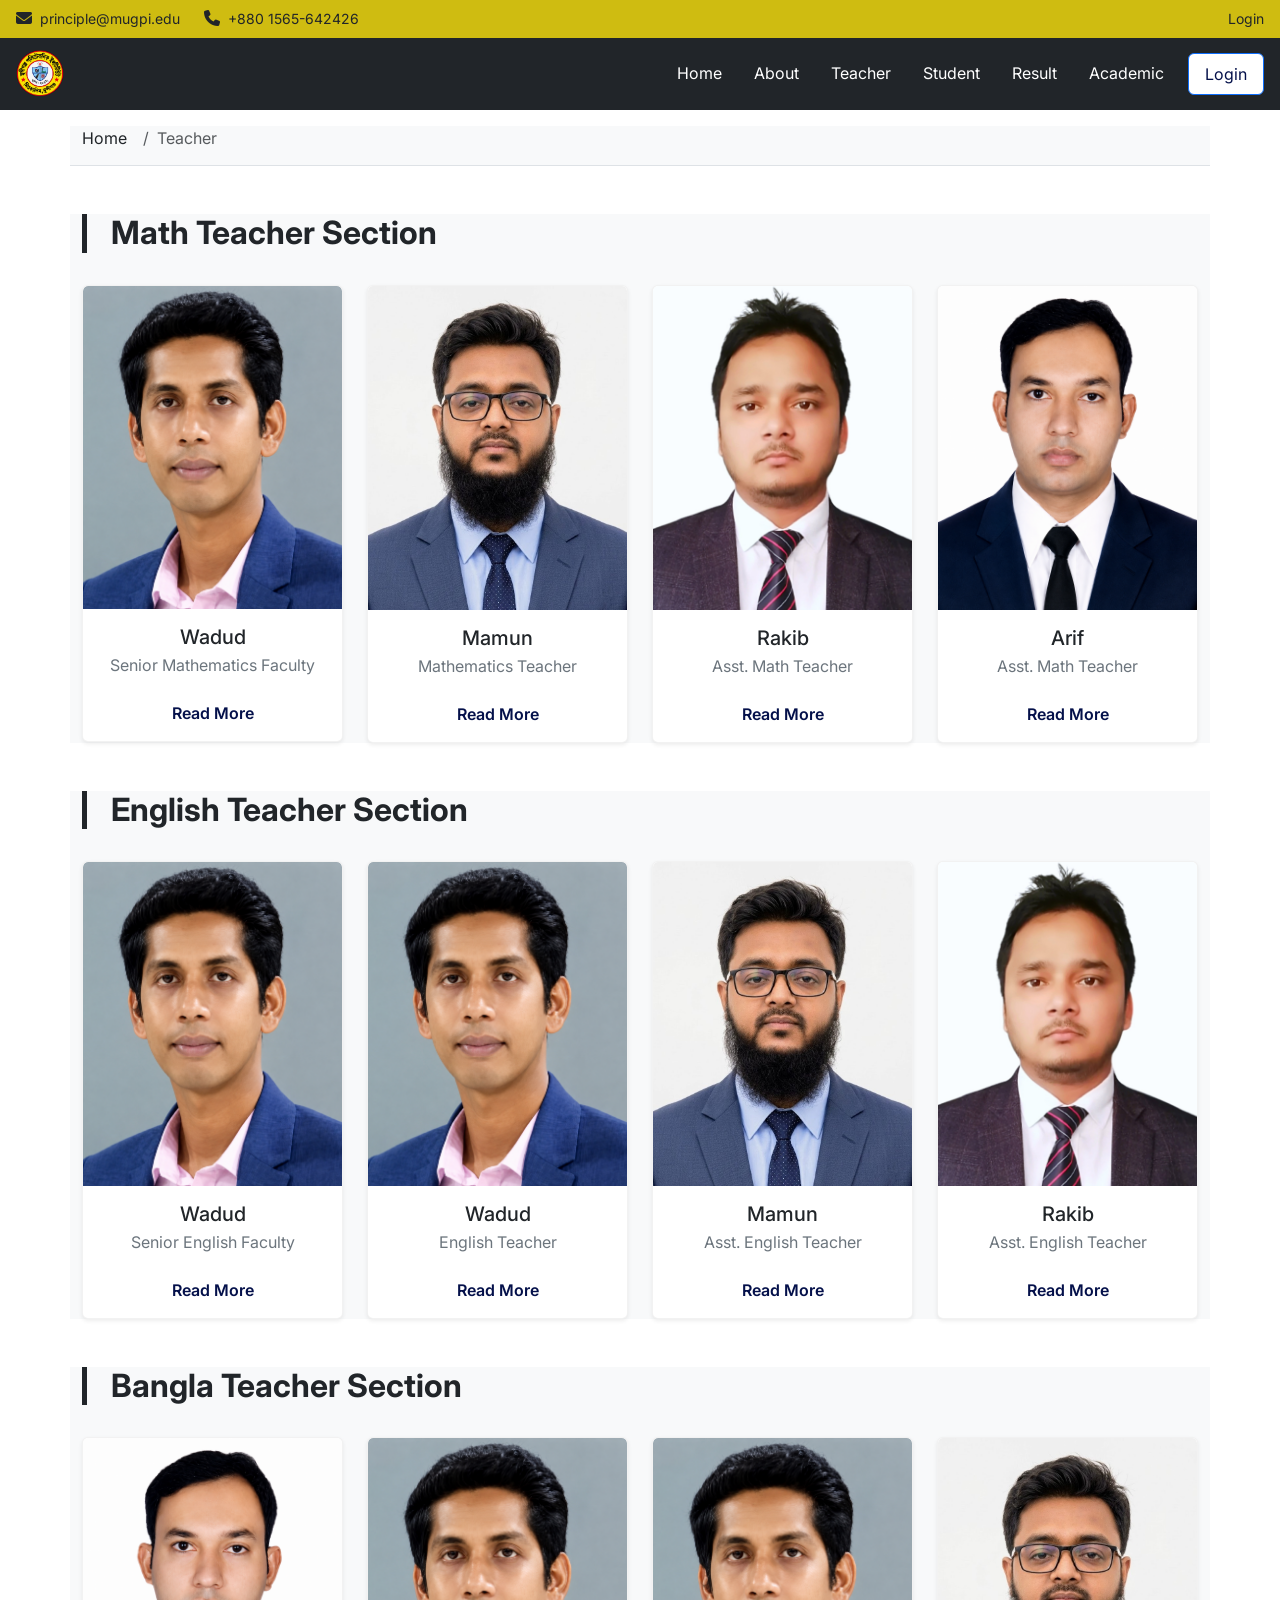
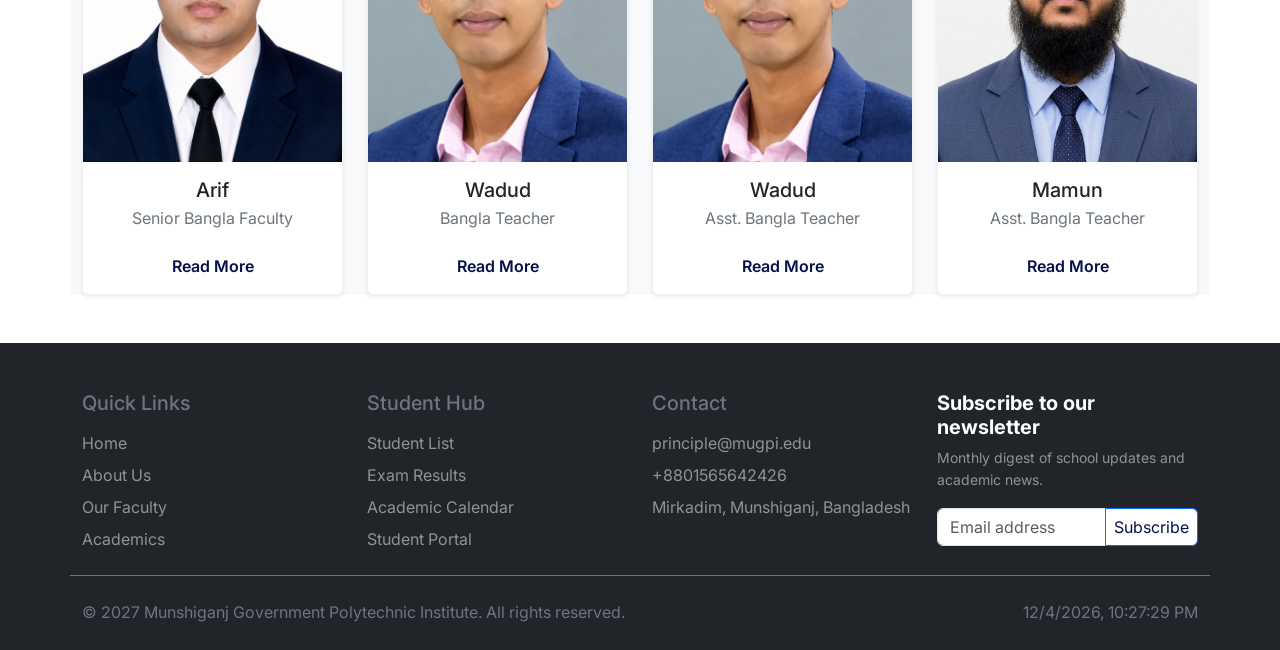
<file: teachers.html>
<!doctype html>
<html lang="en">

<head>
    <meta charset="utf-8">
    <meta name="viewport" content="width=device-width, initial-scale=1">
    <title>School - Teachers</title>
    <link href="https://cdn.jsdelivr.net/npm/bootstrap@5.3.8/dist/css/bootstrap.min.css" rel="stylesheet"
        integrity="sha384-sRIl4kxILFvY47J16cr9ZwB07vP4J8+LH7qKQnuqkuIAvNWLzeN8tE5YBujZqJLB" crossorigin="anonymous">
    <link rel="stylesheet" href="./css/style.css">
    <link rel="stylesheet" href="https://cdnjs.cloudflare.com/ajax/libs/font-awesome/6.7.2/css/all.min.css">
</head>

<body class="site-page">

    <!-- Top Bar -->
    <section class="container-fluid px-3 py-2 bg-brand text-dark fs-14 mb-0">
        <div class="d-flex justify-content-between align-items-center">
            <div class="d-flex gap-4">
                <a href="mailto:principle@mugpi.edu" class="fs-14 align-items-center"><i class="fa-solid fa-envelope icon-sm me-2" aria-hidden="true"></i>principle@mugpi.edu</a>
                <a href="tel:+8801565642426" class="fs-14 align-items-center"><i class="fa-solid fa-phone icon-sm me-2" aria-hidden="true"></i>+880 1565-642426</a>
            </div>
            <div class="d-flex gap-3">
                <a href="login.html" class="fs-14">Login</a>
            </div>
        </div>
    </section>

    <!-- Navbar -->
    <nav class="navbar navbar-expand-lg container-fluid bg-dark px-3 py-3 sticky-top text-light h-72 align-items-center justify-content-between">

        <!-- School Logo -->
        <a href="index.html"><img src="./assets/Logo/logo.png" class="site-logo" alt="School Logo"></a>

        <!-- Mobile navigation toggle -->
        <button class="navbar-toggler text-white" type="button" data-bs-toggle="collapse"
            data-bs-target="#mainNavCollapse" aria-controls="mainNavCollapse" aria-expanded="false"
            aria-label="Toggle navigation">
            <span class="navbar-toggler-icon"></span>
        </button>

        <!-- Nav links -->
        <div class="collapse navbar-collapse" id="mainNavCollapse">
            <ul class="navbar-nav ms-auto gap-lg-3">
                <li class="nav-item">
                    <a class="nav-link text-white" href="index.html">Home</a>
                </li>
                <li class="nav-item">
                    <a class="nav-link text-white" href="about.html">About</a>
                </li>
                <li class="nav-item">
                    <a class="nav-link active text-white" href="teachers.html">Teacher</a>
                </li>
                <li class="nav-item">
                    <a class="nav-link text-white" href="students.html">Student</a>
                </li>
                <li class="nav-item">
                    <a class="nav-link text-white" href="results.html">Result</a>
                </li>
                <li class="nav-item">
                    <a class="nav-link text-white" href="academic.html">Academic</a>
                </li>
                <li class="nav-item">
                    <a class="btn btn-primary px-3 py-2" href="login.html">Login</a>
                </li>
            </ul>

        </div>
    </nav>

    <!-- Breadcrumb -->
    <nav aria-label="breadcrumb" class="container mt-3 bg-light border-bottom mb-4 h-40">
        <ol class="breadcrumb fs-14 list-unstyled d-flex gap-2 mb-0">
            <li class="breadcrumb-item"><a href="index.html">Home</a></li>
            <li class="breadcrumb-item active" aria-current="page">Teacher</li>
        </ol>
    </nav>

    <!-- Mathematics teachers -->
    <section class="container d-flex flex-column gap-4 my-5 bg-light">

            <h2 class="fw-bold ps-4 border-start border-5 border-dark">Math Teacher Section</h2>
            <div class="row g-4">
                <div class="col-md-3">
                    <div class="card teacher-card shadow-sm text-center">
                        <img src="./assets/Teachers/tehr-0.png" class="card-img-top teacher-card-image" alt="Teacher portrait" />
                        <div class="card-body p-3">
                            <h6 class="card-title mb-1 fs-20">Wadud</h6>
                            <p class="card-text text-secondary fs-16 mb-4">Senior Mathematics Faculty</p>
                            <a href="#" class="btn-link">Read More</a>
                        </div>
                    </div>
                </div>
                <div class="col-md-3">
                    <div class="card teacher-card shadow-sm text-center">
                        <img src="./assets/Teachers/tehr-1.png" class="card-img-top teacher-card-image" alt="Teacher portrait" />
                        <div class="card-body p-3">
                            <h6 class="card-title mb-1 fs-20">Mamun</h6>
                            <p class="card-text text-secondary fs-16 mb-4">Mathematics Teacher</p>
                            <a href="#" class="btn-link">Read More</a>
                        </div>
                    </div>
                </div>
                <div class="col-md-3">
                    <div class="card teacher-card shadow-sm text-center">
                        <img src="./assets/Teachers/tehr-2.png" class="card-img-top teacher-card-image" alt="Teacher portrait" />
                        <div class="card-body p-3">
                            <h6 class="card-title mb-1 fs-20">Rakib</h6>
                            <p class="card-text text-secondary fs-16 mb-4">Asst. Math Teacher</p>
                            <a href="#" class="btn-link">Read More</a>
                        </div>
                    </div>
                </div>
                <div class="col-md-3">
                    <div class="card teacher-card shadow-sm text-center">
                        <img src="./assets/Teachers/tehr-3.png" class="card-img-top teacher-card-image" alt="Teacher portrait" />
                        <div class="card-body p-3">
                            <h6 class="card-title mb-1 fs-20">Arif</h6>
                            <p class="card-text text-secondary fs-16 mb-4">Asst. Math Teacher</p>
                            <a href="#" class="btn-link">Read More</a>
                        </div>
                    </div>
                </div>
            </div>

    </section>

    <!-- English teachers -->
    <section class="container d-flex flex-column gap-4 my-5 bg-light">

            <h2 class="fw-bold ps-4 border-start border-5 border-dark">English Teacher Section</h2>
            <div class="row g-4">
                <div class="col-md-3">
                    <div class="card teacher-card shadow-sm text-center">
                        <img src="./assets/Teachers/tehr-0.png" class="card-img-top teacher-card-image" alt="Teacher portrait" />
                        <div class="card-body p-3">
                            <h6 class="card-title mb-1 fs-20">Wadud</h6>
                            <p class="card-text text-secondary fs-16 mb-4">Senior English Faculty</p>
                            <a href="#" class="btn-link">Read More</a>
                        </div>
                    </div>
                </div>
                <div class="col-md-3">
                    <div class="card teacher-card shadow-sm text-center">
                        <img src="./assets/Teachers/tehr-0.png" class="card-img-top teacher-card-image" alt="Teacher portrait" />
                        <div class="card-body p-3">
                            <h6 class="card-title mb-1 fs-20">Wadud</h6>
                            <p class="card-text text-secondary fs-16 mb-4">English Teacher</p>
                            <a href="#" class="btn-link">Read More</a>
                        </div>
                    </div>
                </div>
                <div class="col-md-3">
                    <div class="card teacher-card shadow-sm text-center">
                        <img src="./assets/Teachers/tehr-1.png" class="card-img-top teacher-card-image" alt="Teacher portrait" />
                        <div class="card-body p-3">
                            <h6 class="card-title mb-1 fs-20">Mamun</h6>
                            <p class="card-text text-secondary fs-16 mb-4">Asst. English Teacher</p>
                            <a href="#" class="btn-link">Read More</a>
                        </div>
                    </div>
                </div>
                <div class="col-md-3">
                    <div class="card teacher-card shadow-sm text-center">
                        <img src="./assets/Teachers/tehr-2.png" class="card-img-top teacher-card-image" alt="Teacher portrait" />
                        <div class="card-body p-3">
                            <h6 class="card-title mb-1 fs-20">Rakib</h6>
                            <p class="card-text text-secondary fs-16 mb-4">Asst. English Teacher</p>
                            <a href="#" class="btn-link">Read More</a>
                        </div>
                    </div>
                </div>
            </div>
    </section>

    <!-- Bangla teachers -->
    <section class="container d-flex flex-column gap-4 my-5 bg-light">
  
            <h2 class="fw-bold ps-4 border-start border-5 border-dark">Bangla Teacher Section</h2>
            <div class="row g-4">
                <div class="col-md-3">
                    <div class="card teacher-card shadow-sm text-center">
                        <img src="./assets/Teachers/tehr-3.png" class="card-img-top teacher-card-image" alt="Teacher portrait" />
                        <div class="card-body p-3">
                            <h6 class="card-title mb-1 fs-20">Arif</h6>
                            <p class="card-text text-secondary fs-16 mb-4">Senior Bangla Faculty</p>
                            <a href="#" class="btn-link">Read More</a>
                        </div>
                    </div>
                </div>
                <div class="col-md-3">
                    <div class="card teacher-card shadow-sm text-center">
                        <img src="./assets/Teachers/tehr-0.png" class="card-img-top teacher-card-image" alt="Teacher portrait" />
                        <div class="card-body p-3">
                            <h6 class="card-title mb-1 fs-20">Wadud</h6>
                            <p class="card-text text-secondary fs-16 mb-4">Bangla Teacher</p>
                            <a href="#" class="btn-link">Read More</a>
                        </div>
                    </div>
                </div>
                <div class="col-md-3">
                    <div class="card teacher-card shadow-sm text-center">
                        <img src="./assets/Teachers/tehr-0.png" class="card-img-top teacher-card-image" alt="Teacher portrait" />
                        <div class="card-body p-3">
                            <h6 class="card-title mb-1 fs-20">Wadud</h6>
                            <p class="card-text text-secondary fs-16 mb-4">Asst. Bangla Teacher</p>
                            <a href="#" class="btn-link">Read More</a>
                        </div>
                    </div>
                </div>
                <div class="col-md-3">
                    <div class="card teacher-card shadow-sm text-center">
                        <img src="./assets/Teachers/tehr-1.png" class="card-img-top teacher-card-image" alt="Teacher portrait" />
                        <div class="card-body p-3">
                            <h6 class="card-title mb-1 fs-20">Mamun</h6>
                            <p class="card-text text-secondary fs-16 mb-4">Asst. Bangla Teacher</p>
                            <a href="#" class="btn-link">Read More</a>
                        </div>
                    </div>
                </div>
            </div>
  
    </section>

    <!-- Footer -->
    <footer class="container-fluid bg-dark text-white pt-5 pb-3 px-3">
        <div class="container border-bottom border-secondary pb-3">
            <div class="row g-4">
                <div class="col-12 col-sm-6 col-lg-3">
                    <h5 class="text-secondary mb-3">Quick Links</h5>
                    <ul class="nav flex-column">
                        <li class="nav-item mb-2"><a href="index.html" class="nav-link p-0 text-white-50">Home</a></li>
                        <li class="nav-item mb-2"><a href="about.html" class="nav-link p-0 text-white-50">About Us</a></li>
                        <li class="nav-item mb-2"><a href="teachers.html" class="nav-link p-0 text-white-50">Our Faculty</a></li>
                        <li class="nav-item mb-2"><a href="academic.html" class="nav-link p-0 text-white-50">Academics</a></li>
                    </ul>
                </div>
                <div class="col-12 col-sm-6 col-lg-3">
                    <h5 class="text-secondary mb-3">Student Hub</h5>
                    <ul class="nav flex-column">
                        <li class="nav-item mb-2"><a href="students.html" class="nav-link p-0 text-white-50">Student List</a></li>
                        <li class="nav-item mb-2"><a href="results.html" class="nav-link p-0 text-white-50">Exam Results</a></li>
                        <li class="nav-item mb-2"><a href="academic.html" class="nav-link p-0 text-white-50">Academic Calendar</a></li>
                        <li class="nav-item mb-2"><a href="login.html" class="nav-link p-0 text-white-50">Student Portal</a></li>
                    </ul>
                </div>
                <div class="col-12 col-sm-6 col-lg-3">
                    <h5 class="text-secondary mb-3">Contact</h5>
                    <ul class="nav flex-column text-white-50 fs-16">
                        <li class="mb-2"><a href="mailto:principle@mugpi.edu">principle@mugpi.edu</a></li>
                        <li class="mb-2"><a href="tel:+8801565642426">+8801565642426</a></li>
                        <li class="mb-2">Mirkadim, Munshiganj, Bangladesh</li>
                    </ul>
                </div>
                <div class="col-12 col-sm-6 col-lg-3">
                    <form>
                        <h5 class="fw-bold text-white mb-2">Subscribe to our newsletter</h5>
                        <p class="text-white-50 fs-14 mb-3">Monthly digest of school updates and academic news.</p>
                        <div class="input-group">
                            <input id="newsletter1" type="email" class="form-control" placeholder="Email address" required>
                            <button class="btn btn-primary px-2" type="button">Subscribe</button>
                        </div>
                    </form>
                </div>
            </div>
        </div>
        <div class="container d-flex flex-column flex-md-row align-items-md-center gap-2 justify-content-between pt-4 pb-2 text-secondary fs-14">
            <p class="mb-0">&copy; 2027 Munshiganj Government Polytechnic Institute. All rights reserved.</p>
            <p id="datetime" class="mb-0"></p>
        </div>
    </footer>
      <script src="./js/main.js"></script>
    <script src="https://cdn.jsdelivr.net/npm/bootstrap@5.3.8/dist/js/bootstrap.bundle.min.js"
        integrity="sha384-FKyoEForCGlyvwx9Hj09JcYn3nv7wiPVlz7YYwJrWVcXK/BmnVDxM+D2scQbITxI"
        crossorigin="anonymous"></script>
</body>

</html>
</file>
<file: css/style.css>
/* Importing Google Fonts */
@import url('https://fonts.googleapis.com/css2?family=Inter:wght@400;500;600;700&display=swap');

/* Creating CSS variables */
:root {
    --brand-color: #cfbc11;
    --brand-secondary: #04104a;
    /* Bootstrap primary utilities use the school's navy theme across the site. */
    --bs-primary: var(--brand-secondary);
    --bs-primary-rgb: 4, 16, 74;
    --bs-primary-text-emphasis: #020824;
    --bs-primary-bg-subtle: #e9ebf2;
    --bs-primary-border-subtle: #b6bbcd;
}

/* Global preferences */
* {
    margin: 0;
    padding: 0;
    box-sizing: border-box;
    font-family: 'Inter', sans-serif;
    font-weight: 400;
    font-size: 16px;
}

.site-logo {
    height: 48px;
    width: auto;
}

/* Icon sizes */
.icon-xs {
    font-size: 12px;
}

.icon-sm {
    font-size: 16px;
}

.icon-md {
    font-size: 20px;
}

.icon-rg {
    font-size: 24px;
}

/* Every font size declaration */
.fs-14 {
    font-size: 14px !important;
    line-height: 1.6;
}

.fs-16 {
    font-size: 16px !important;
    line-height: 1.5;
}

.fs-20 {
    font-size: 20px !important;
    line-height: 1.2;
}

.fs-18 {
    font-size: 18px !important;
    line-height: 1.3;
}

.fs-24 {
    font-size: 24px !important;
    line-height: 1.4;
}

/* Good line-heights */
.lh-1 {
    line-height: 1.1;
}

.lh-2 {
    line-height: 1.2;
}

.lh-3 {
    line-height: 1.3;
}

.lh-4 {
    line-height: 1.4;
}

.lh-5 {
    line-height: 1.5;
}

.lh-6 {
    line-height: 1.6;
}

/* Fixed width */
.w-40 {
    width: 40px;
}

.w-48 {
    width: 48px;
}

.w-56 {
    width: 56px;
}

.w-72 {
    width: 72px;
}

.mxw-440 {
    max-width: 440px;
}

/* Fixed height */
.h-40 {
    height: 40px;
}

.h-48 {
    height: 48px;
}

.h-56 {
    height: 56px;
}

.h-72 {
    height: 72px;
}

/* Bootstrap links use the site text color; hover adds a visible underline. */
a {
    color: inherit !important;
    text-decoration: none;
}

a:hover {
    color: #ced8f9 !important;
    text-decoration: underline;
}

/* Color variables */
.bg-brand {
    background-color: var(--brand-color);
}

.bg-brand-secondary {
    background-color: var(--brand-secondary);
}

.bd-dark {
    background-color: #0e0e0e;
}


/* Text color variables */
.text-brand {
    color: var(--brand-color) !important;
}

.text-brand-secondary {
    color: var(--brand-secondary) !important;
}

a.text-brand-secondary {
    color: var(--brand-secondary) !important;
}

/* Bootstrap .btn-link is reset to a consistent text-style control site-wide. */
.btn-link {
    display: inline-block;
    padding: 0;
    border: 0;
    border-radius: 0;
    background: transparent;
    color: var(--brand-secondary) !important;
    font-weight: 600;
    text-align: inherit;
    text-decoration: none;
    vertical-align: baseline;
}

.btn-link:hover,
.btn-link:focus-visible {
    background: transparent;
    color: #020824 !important;
    text-decoration: underline;
}

.btn-link:focus-visible {
    outline: 2px solid var(--brand-secondary);
    outline-offset: 3px;
}

/* Navbar link-buttons are white, then switch to brand yellow on hover/focus. */
.navbar .btn-link {
    color: #fff !important;
}

.navbar .btn-link:hover,
.navbar .btn-link:focus-visible {
    color: var(--brand-color) !important;
}

/* Footer link-buttons are yellow, then switch to white on hover/focus. */
footer .btn-link {
    color: var(--brand-color) !important;
}

footer .btn-link:hover,
footer .btn-link:focus-visible {
    color: #fff !important;
}

.teacher-card {
    overflow: hidden;
}

.teacher-card-image {
    flex: 0 0 220px;
    object-fit: cover;
    object-position: center 30%;
}

.teacher-card .card-body {
    display: flex;
    flex: 1;
    flex-direction: column;
    align-items: center;
    justify-content: space-between;
    min-height: 0;
}

/* Site-wide Bootstrap primary buttons use white, navy text, and a yellow hover state. */
.site-page .btn-primary {
    --bs-btn-bg: #fff !important;
    --bs-btn-color: var(--brand-secondary) !important;
    --bs-btn-hover-bg: var(--brand-color) !important;
    --bs-btn-hover-color: var(--brand-secondary) !important;
    --bs-btn-hover-border-color: #020824;
    --bs-btn-active-bg: #020824;
    --bs-btn-active-border-color: #020824;
}

/* Bootstrap outline-primary buttons use navy with white text on hover and when active. */
.btn-outline-primary {
    --bs-btn-color: var(--brand-secondary);
    --bs-btn-border-color: var(--brand-secondary);
    --bs-btn-hover-color: #fff;
    --bs-btn-hover-bg: var(--brand-secondary);
    --bs-btn-hover-border-color: var(--brand-secondary);
    --bs-btn-active-color: #fff;
    --bs-btn-active-bg: var(--brand-secondary);
    --bs-btn-active-border-color: var(--brand-secondary);
}

a.btn-outline-primary {
    color: var(--brand-secondary) !important;
}

.site-page a.btn-primary {
    color: var(--bs-btn-color) !important;
    text-decoration: none;
}

.site-page a.btn-primary:hover,
.site-page a.btn-primary:focus-visible {
    color: var(--brand-secondary) !important;
    text-decoration: none;
}

.site-page a.btn-primary:active {
    color: #fff !important;
    text-decoration: none;
}

/* Keep Bootstrap table-primary cells aligned with the site's navy palette. */
.table-primary {
    --bs-table-color: #fff;
    --bs-table-bg: var(--brand-secondary);
    --bs-table-border-color: #25305e;
    --bs-table-striped-bg: #0b1956;
    --bs-table-striped-color: #fff;
    --bs-table-hover-bg: #12205b;
    --bs-table-hover-color: #fff;
}

a.btn-outline-primary:hover,
a.btn-outline-primary:focus-visible,
a.btn-outline-primary:active {
    color: #fff !important;
}


.hero-carousel {
    height: 84vh;
    overflow: hidden;
}

.hero-carousel .carousel,
.hero-carousel .carousel-inner,
.hero-carousel .carousel-item {
    height: 100%;
}

.hero-carousel .carousel-item img {
    width: 100%;
    height: 100%;
    object-fit: cover;
    object-position: center;
}

.hero-carousel .carousel-item::before {
    position: absolute;
    z-index: 1;
    inset: 0;
    background: linear-gradient(90deg, rgba(19, 19, 20, 0.82), rgba(4, 16, 74, 0.12));
    content: "";
}

.hero-carousel .carousel-caption {
    z-index: 2;
    right: auto;
    bottom: 16%;
    left: 10%;
    padding: 0;
    text-align: left;
}

.hero-kicker {
    display: inline-block;
    margin-bottom: 0.75rem;
    color: #fff;
    font-size: 0.9rem;
    font-weight: 600;
    letter-spacing: 0.06em;
    text-transform: uppercase;
}

.hero-carousel .carousel-caption h2 {
    margin-bottom: 1rem;
    color: #fff;
    font-size: clamp(2rem, 5vw, 4rem);
    font-weight: 700;
}

.hero-carousel .carousel-caption p {
    max-width: 560px;
    margin-bottom: 1.5rem;
    color: #fff;
    font-size: clamp(1rem, 1.5vw, 1.2rem);
    line-height: 1.6;
}

.hero-carousel .carousel-caption .btn {
    padding: 0.75rem 1.5rem;
    background-color: #fff;
    color: var(--brand-secondary) !important;
    font-weight: 600;
}

.hero-carousel .carousel-caption .btn-link {
    color: #fff !important;
}

.hero-carousel .carousel-caption .btn-link:hover,
.hero-carousel .carousel-caption .btn-link:focus-visible {
    color: var(--brand-color) !important;
}

.hero-carousel .carousel-caption .btn:hover {
    background-color: var(--brand-color);
}

.hero-carousel .carousel-indicators {
    z-index: 3;
}

@media (max-width: 576px) {
    .hero-carousel {
        height: 72vh;
    }

    .hero-carousel .carousel-caption {
        right: 10%;
        bottom: 18%;
    }

    .hero-kicker {
        font-size: 0.75rem;
    }

    .hero-carousel .carousel-caption p {
        font-size: 0.95rem;
    }
}

/* Bootstrap cards get a subtle border and lift on hover. */
.card {
    transition: transform 0.2s ease, box-shadow 0.2s ease;
    border: 1px solid rgba(0, 0, 0, 0.05);
}


.card:hover {
    transform: translateY(-3px);
    box-shadow: 0 0.5rem 1rem rgba(0, 0, 0, 0.08) !important;
}

.text-justify {
    text-align: justify;
}

/* Section accent lines use the brand color. */
.section-accent {
    width: 60px;
    height: 3px;
    background-color: var(--brand-color);
    border-radius: 2px;
    margin: 8px auto 0 auto;
}

/* Clean breadcrumb container */
.breadcrumb-container {
    background-color: var(--bs-tertiary-bg);
    border-bottom: 1px solid var(--bs-border-color);
}

/* Carousel feedback quotes */
.feedback-quote {
    font-style: italic;
    color: var(--brand-secondary);
    line-height: 1.4;
    font-size: 18px;
    font-weight: 600;
}
</file>
